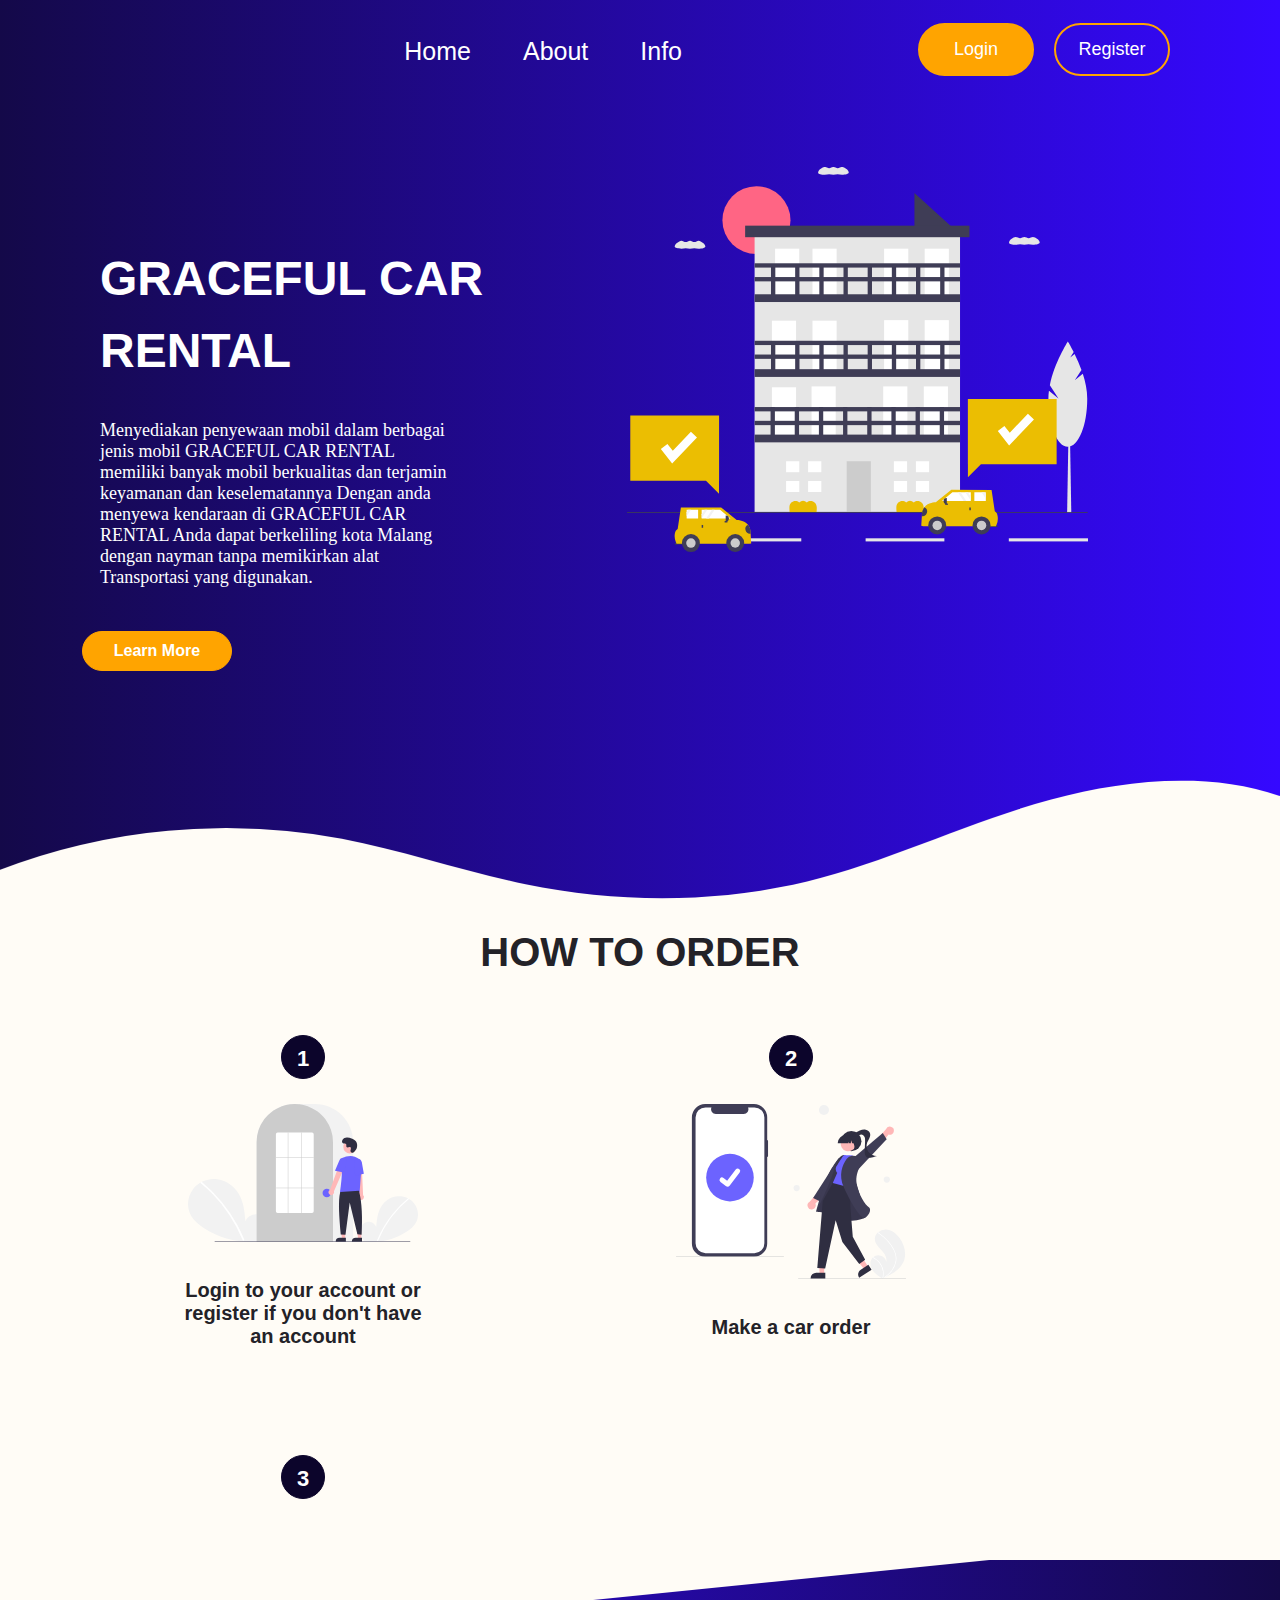
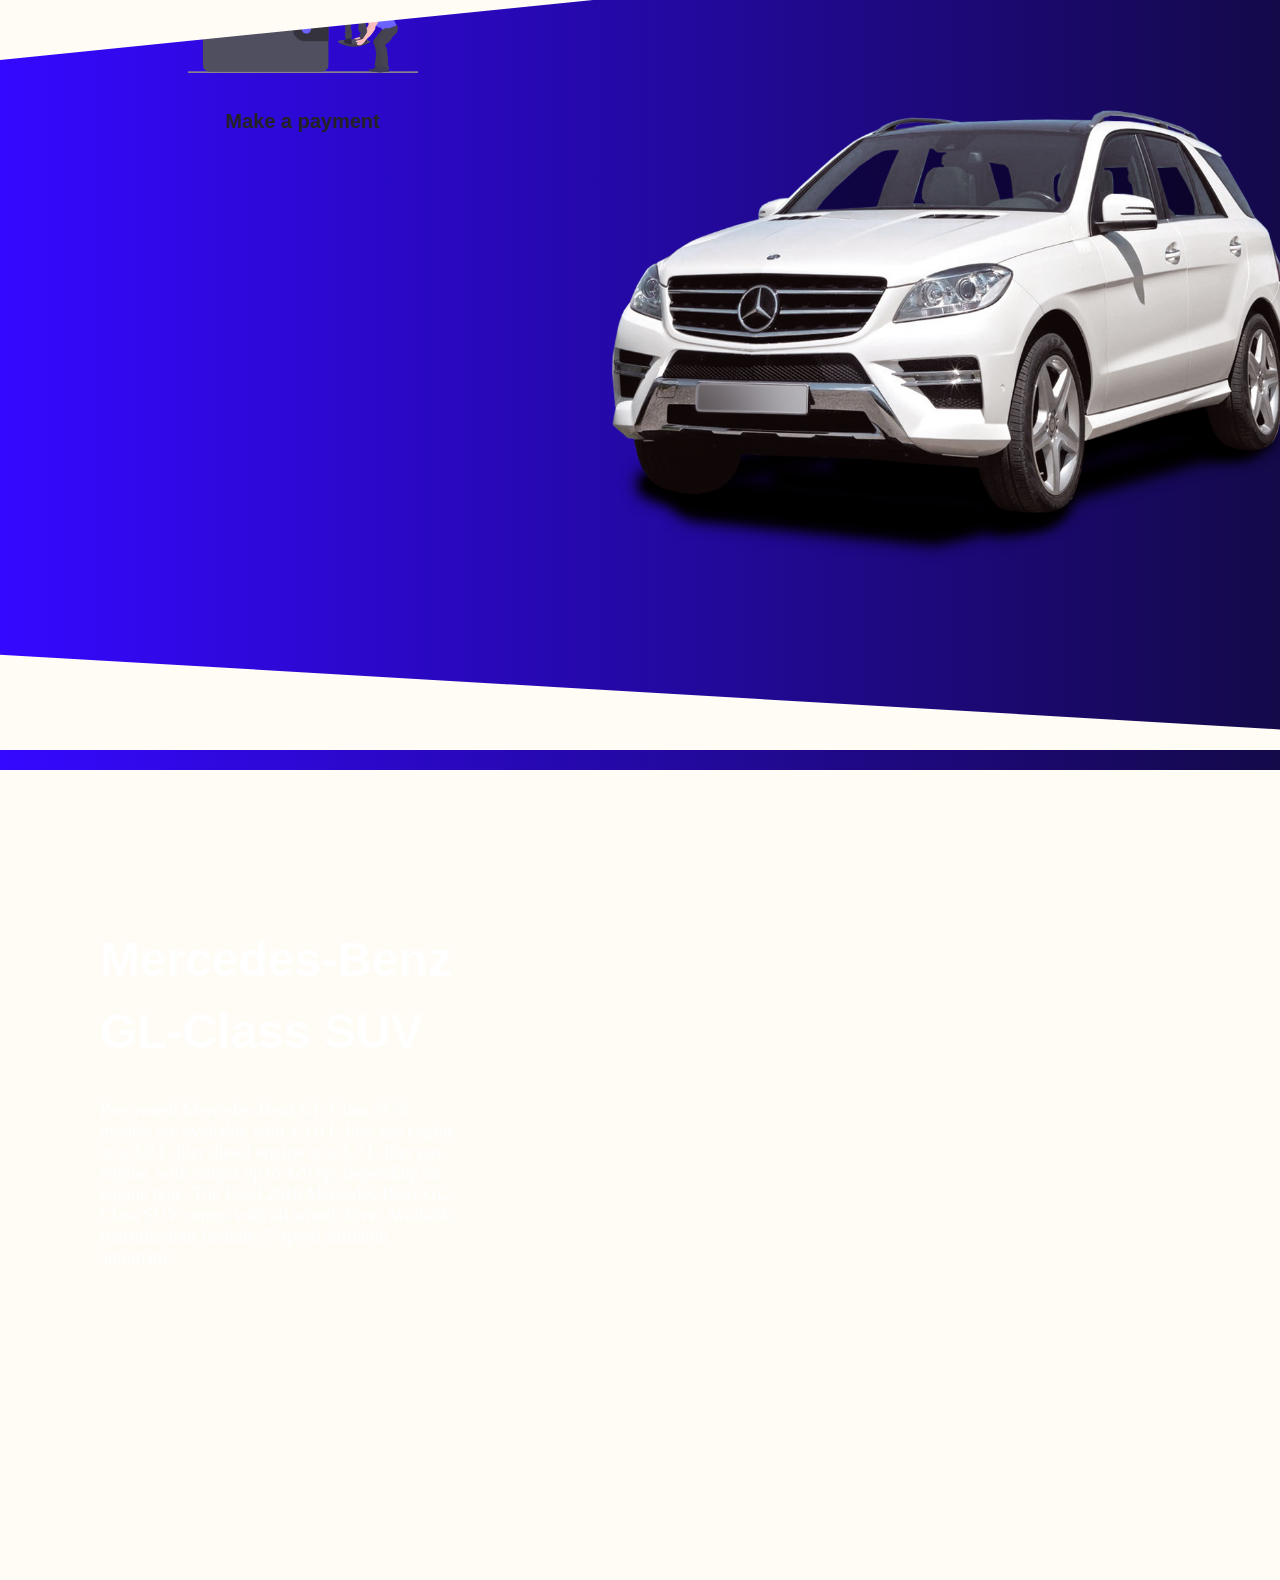
<file: index.html>
<html>
    <link>
        <title>Web</title>
        <link rel="stylesheet" href="style.css" />
        <script src="https://code.jquery.com/jquery-3.1.1.min.js"></script>
        <script src="src/fullclip.js"></script>
    </head>
    <body>      
        <section class="home">
            <div class="landing-page">
                <div class="top-nav">
                    <div class="nav-logo"></div>
                    <a href="Register/" class="register-btn">Register</a>
                    <a href="Login/" class="login-btn">Login</a>
                    <!-- <button class="button register" href="/Register">Register</button>
                    <button class="button login">Log in</button> -->
                    <div class="center-nav">
                        <a href="#service">Info</a>
                        <a href="#about">About</a>
                        <a href="#">Home</a>                                
                    </div>                    
                </div>
                <div class="left-page">
                    <h1>GRACEFUL CAR RENTAL</h1>
                    <p> Menyediakan penyewaan mobil dalam berbagai jenis mobil 
                        GRACEFUL CAR RENTAL memiliki banyak mobil berkualitas dan terjamin keyamanan dan keselematannya
                        Dengan anda menyewa kendaraan di GRACEFUL CAR RENTAL Anda dapat berkeliling
                        kota Malang dengan nayman tanpa memikirkan alat Transportasi yang digunakan.
                    </p>                  
                    <button class="button learn-more">Learn More</button>
                </div>
                <div class="right-page">
                    <img src="img/undraw_order.svg" style="width: 60%; padding-left: 15%; padding-top: 10%;" alt="gambar mobil">
                    <!-- <img src="img/car-png-39061.png" style="width: 90%; padding-left: 10%; padding-top: 20%;" alt="gambar mobil"> -->
                </div>
            </div>
        </section>    
        <section id="service">
            <div class="custom-shape-divider-bottom-1623349078">
                <svg data-name="Layer 1" xmlns="http://www.w3.org/2000/svg" viewBox="0 0 1200 120" preserveAspectRatio="none">
                    <path d="M321.39,56.44c58-10.79,114.16-30.13,172-41.86,82.39-16.72,168.19-17.73,250.45-.39C823.78,31,906.67,72,985.66,92.83c70.05,18.48,146.53,26.09,214.34,3V0H0V27.35A600.21,600.21,0,0,0,321.39,56.44Z" class="shape-fill"></path>
                </svg>
            </div> 

            <!-- <div class="custom-shape-divider-bottom-1623417247">
                <svg data-name="Layer 1" xmlns="http://www.w3.org/2000/svg" viewBox="0 0 1200 120" preserveAspectRatio="none">
                    <path d="M1200 0L0 0 598.97 114.72 1200 0z" class="shape-fill"></path>
                </svg>
            </div> -->

            
            <div class="container-service">                
                    <h1>HOW TO ORDER</h1>
                    <div class="col-order">
                        <div class="number-order">1</div>
                        <div class="header-order"><img src="img/undraw_Login_re_4vu2.svg" alt="" style="width: 230px;"></div>
                        <div class="explanation-order">Login to your account or register if you don't have an account</div>
                    </div>
                    <div class="col-order">
                        <div class="number-order">2</div>
                        <div class="header-order"><img src="img/undraw_Order_confirmed_re_g0if.svg" alt="" style="width: 230px;"></div>
                        <div class="explanation-order">Make a car order</div>
                    </div>
                    <div class="col-order">
                        <div class="number-order">3</div>
                        <div class="header-order"><img src="img/undraw_wallet_aym5.svg" alt="" style="width: 230px;"></div>
                        <div class="explanation-order">Make a payment</div>
                    </div>                
            </div>
            <!-- <div class="custom-shape-divider-top-1623380883">
                <svg data-name="Layer 1" xmlns="http://www.w3.org/2000/svg" viewBox="0 0 1200 120" preserveAspectRatio="none">
                    <path d="M321.39,56.44c58-10.79,114.16-30.13,172-41.86,82.39-16.72,168.19-17.73,250.45-.39C823.78,31,906.67,72,985.66,92.83c70.05,18.48,146.53,26.09,214.34,3V0H0V27.35A600.21,600.21,0,0,0,321.39,56.44Z" class="shape-fill"></path>
                </svg>
            </div> -->
        </section>      
        <section id="about">      
            <div class="car-gallery">
                <div class="gallery-page">
                    <div class="left-gallery-page">
                        <!-- <div class="car-image-left"></div> -->
                        <img src="img/4-2-car-png-hd.png" alt="gambar_mobil_1">
                    </div>
                    <div class="right-gallery-page">  
                        <h1>Mercedes-Benz GL-Class SUV</h1>
                        <p>Pre-owned Mercedes-Benz GL-Class SUV models are available with a 3.0 L-liter gas engine or a 3.0 L-liter diesel engine 
                            or a 4.7 L-liter gas engine, with output up to 429 hp, depending on engine type. The Used 2016 Mercedes-Benz GL-Class SUV comes with all wheel drive. 
                            Available transmissions include: 7-speed shiftable automatic.
                        </p>      
                    </div>
                </div>      
                <div class="custom-shape-divider-top-1623381235">
                    <svg data-name="Layer 1" xmlns="http://www.w3.org/2000/svg" viewBox="0 0 1200 120" preserveAspectRatio="none">
                        <path d="M1200 120L0 16.48 0 0 1200 0 1200 120z" class="shape-fill"></path>
                    </svg>
                </div>       
            </div>         

            <div class="custom-shape-divider-bottom-1623564661">
                <svg data-name="Layer 1" xmlns="http://www.w3.org/2000/svg" viewBox="0 0 1200 120" preserveAspectRatio="none">
                    <path d="M1200 120L0 16.48 0 0 1200 0 1200 120z" class="shape-fill"></path>
                </svg>
            </div>      
        </section>       
        
        <!-- Script Slide Sow -->
    </body>
</html>
</file>
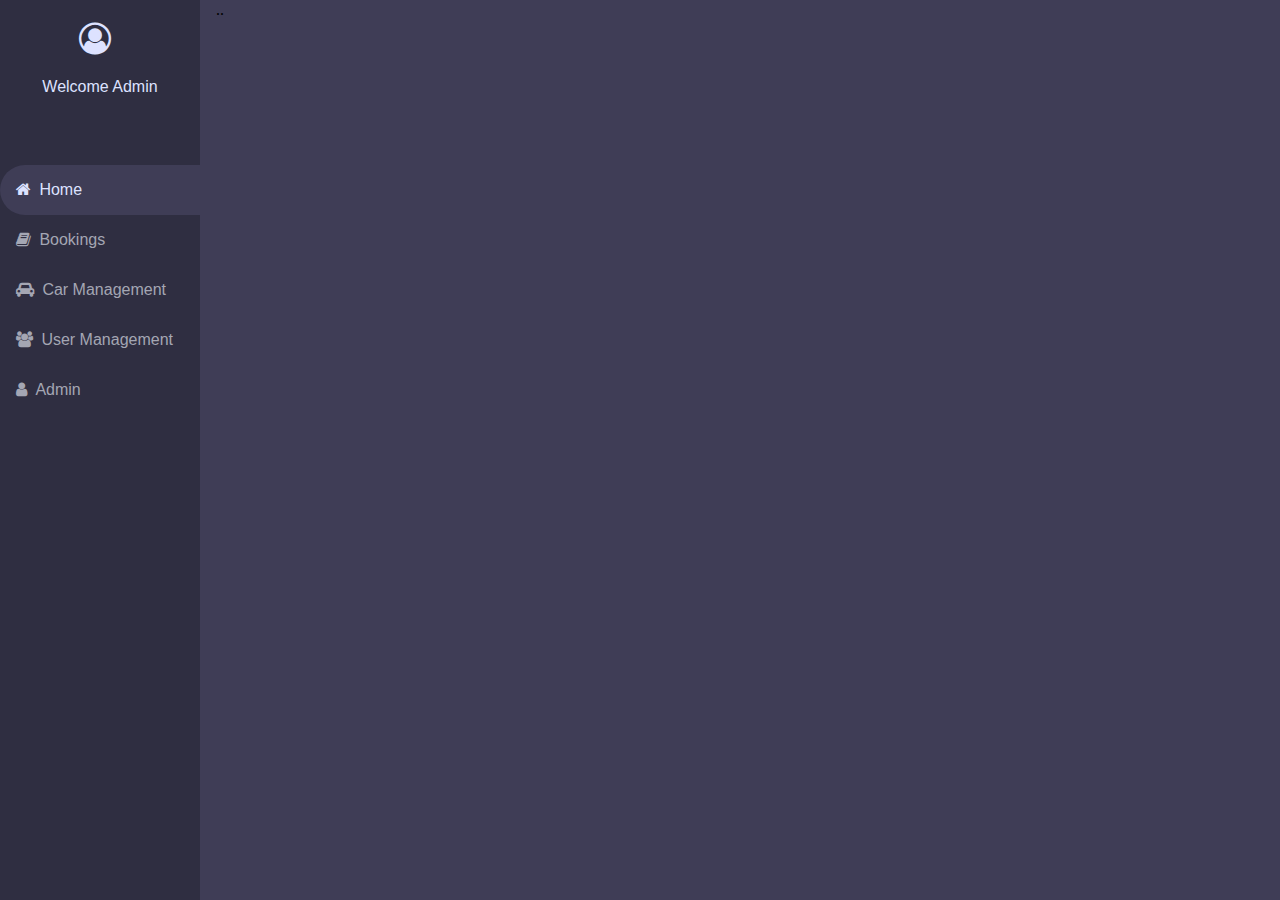
<file: Dashboard/index.html>
<!DOCTYPE html>
<html lang="en">
<head>
    <meta charset="UTF-8">
    <meta http-equiv="X-UA-Compatible" content="IE=edge">
    <meta name="viewport" content="width=device-width, initial-scale=1.0">
    <title>Document</title>
    <link rel="stylesheet" href="style.css" />
    <link rel="stylesheet" href="./font-awesome-4.7.0/css/font-awesome.css">
    <link rel="stylesheet" href="./font-awesome-4.7.0/css/font-awesome.min.css">
</head>
<body>
        <!-- The sidebar -->
    <div class="sidebar">        
        <div class="dashboard-title">
            <div class="image-container">
                <i class="fa fa-user-circle-o"></i>
            </div>            
            <div class="user-name">
                <p>Welcome Admin</p>
            </div>            
        </div>
        <a  class="active" href="\car-rental-Tugas\Dashboard"><i class="fa fa-home" aria-hidden="true"></i>Home</a>
        <a href="\car-rental-Tugas\Dashboard\Bookings"><i class="fa fa-book"></i>Bookings</a>
        <a href="\car-rental-Tugas\Dashboard\carManagement"><i class="fa fa-car"></i>Car Management</a>
        <a href="\car-rental-Tugas\Dashboard\UserManagement"><i class="fa fa-users"></i>User Management</a>
        <a href="\car-rental-Tugas\Dashboard\Admin"><i class="fa fa-user"></i>Admin</a>
    </div>
    
    <!-- Page content -->
    <div class="content">
        ..
    </div>
</body>
</html>
</file>
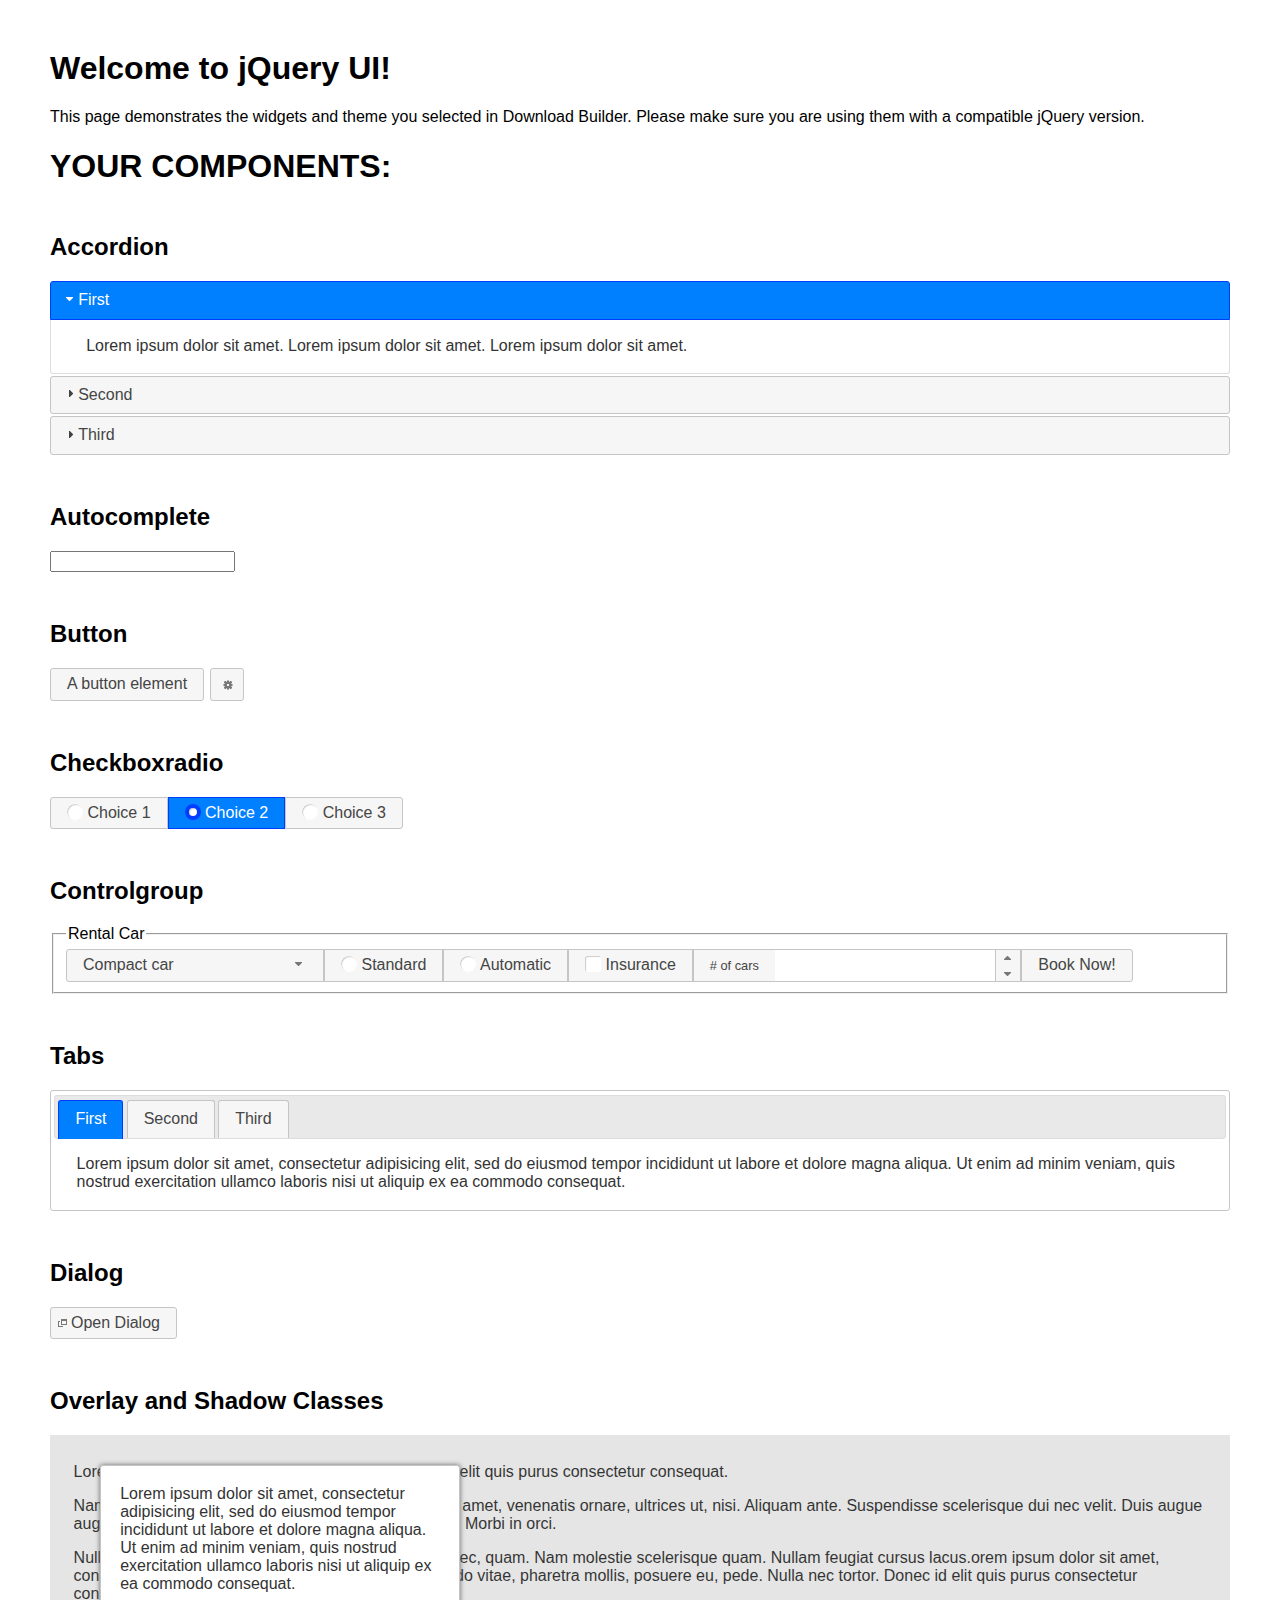
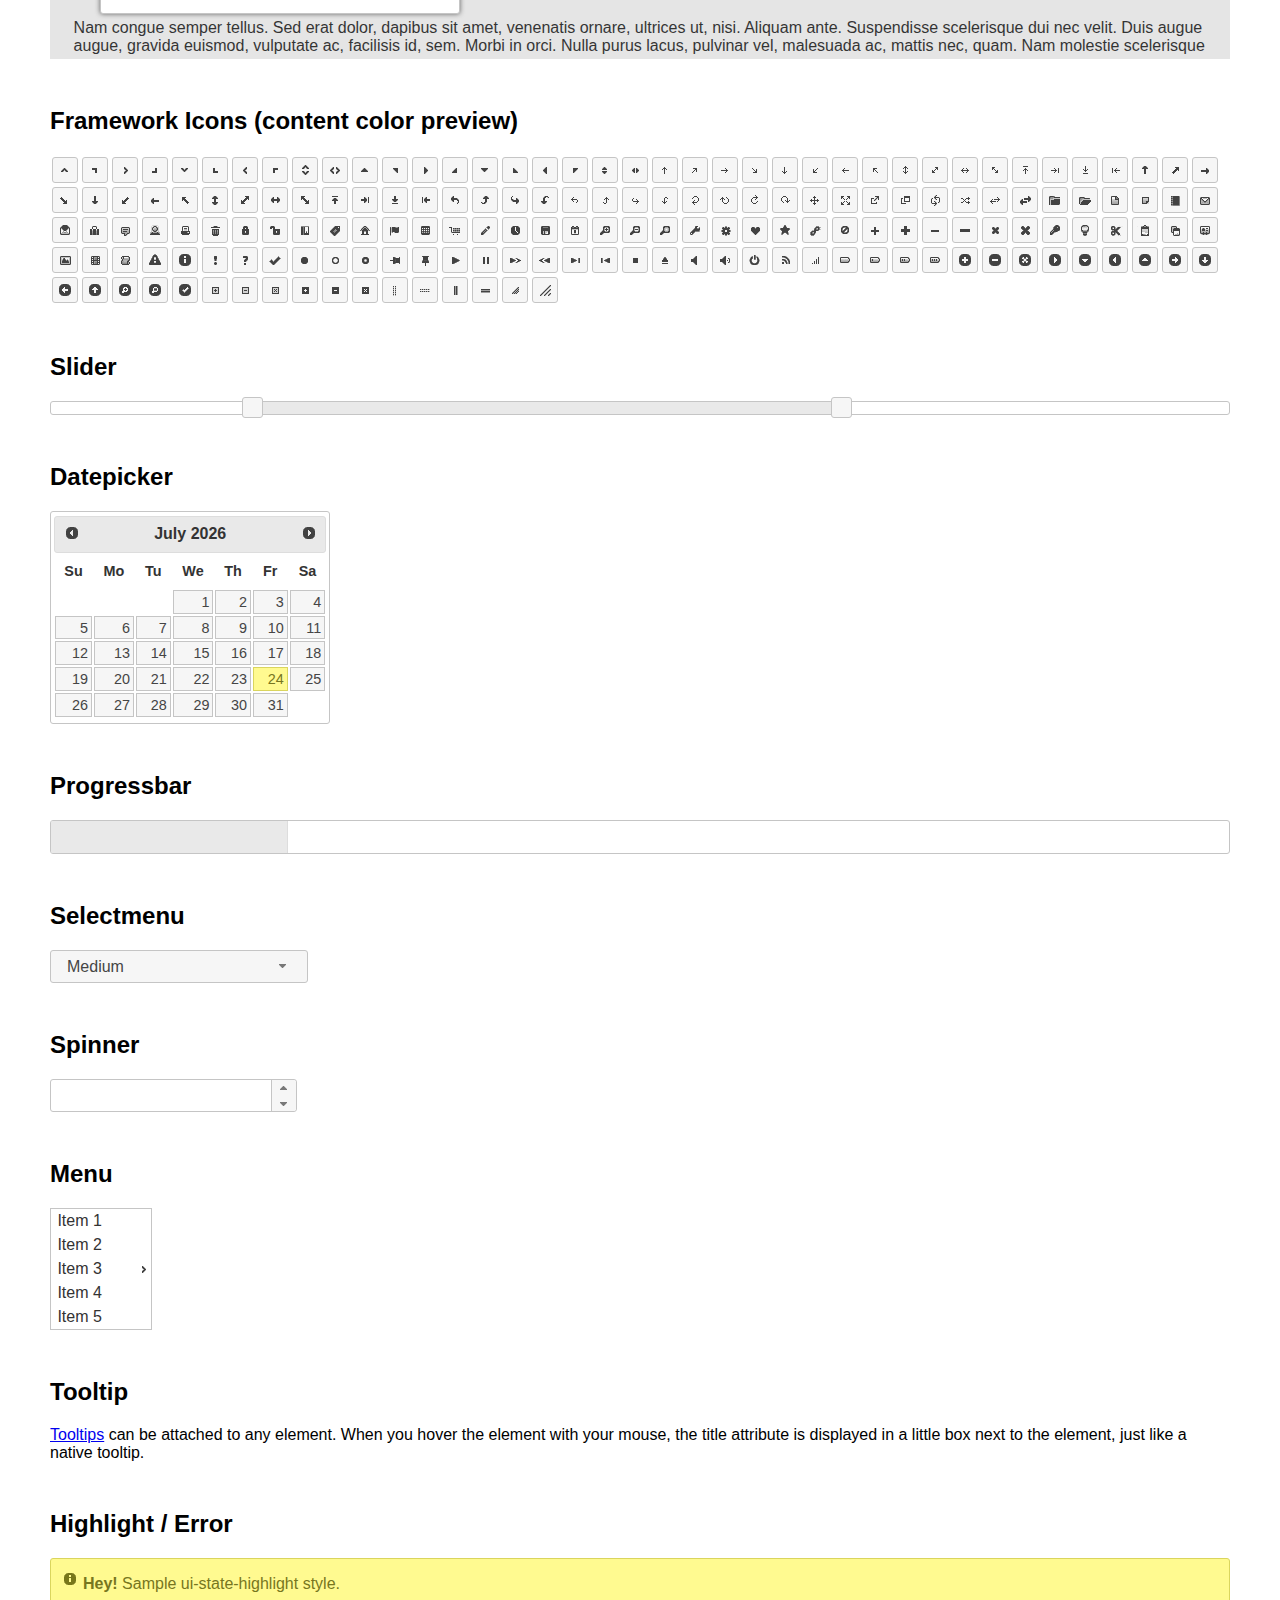
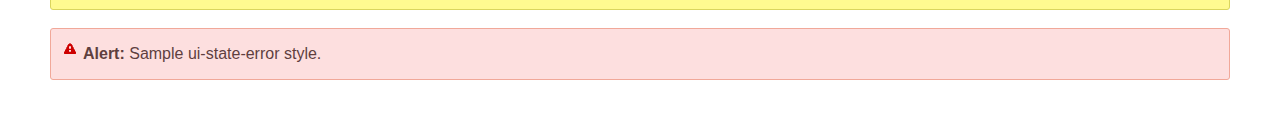
<file: jquery-ui-1.12.1/index.html>
<!doctype html>
<html lang="us">
<head>
	<meta charset="utf-8">
	<title>jQuery UI Example Page</title>
	<link href="jquery-ui.css" rel="stylesheet">
	<style>
	body{
		font-family: "Trebuchet MS", sans-serif;
		margin: 50px;
	}
	.demoHeaders {
		margin-top: 2em;
	}
	#dialog-link {
		padding: .4em 1em .4em 20px;
		text-decoration: none;
		position: relative;
	}
	#dialog-link span.ui-icon {
		margin: 0 5px 0 0;
		position: absolute;
		left: .2em;
		top: 50%;
		margin-top: -8px;
	}
	#icons {
		margin: 0;
		padding: 0;
	}
	#icons li {
		margin: 2px;
		position: relative;
		padding: 4px 0;
		cursor: pointer;
		float: left;
		list-style: none;
	}
	#icons span.ui-icon {
		float: left;
		margin: 0 4px;
	}
	.fakewindowcontain .ui-widget-overlay {
		position: absolute;
	}
	select {
		width: 200px;
	}
	</style>
</head>
<body>

<h1>Welcome to jQuery UI!</h1>

<div class="ui-widget">
	<p>This page demonstrates the widgets and theme you selected in Download Builder. Please make sure you are using them with a compatible jQuery version.</p>
</div>

<h1>YOUR COMPONENTS:</h1>

<!-- Accordion -->
<h2 class="demoHeaders">Accordion</h2>
<div id="accordion">
	<h3>First</h3>
	<div>Lorem ipsum dolor sit amet. Lorem ipsum dolor sit amet. Lorem ipsum dolor sit amet.</div>
	<h3>Second</h3>
	<div>Phasellus mattis tincidunt nibh.</div>
	<h3>Third</h3>
	<div>Nam dui erat, auctor a, dignissim quis.</div>
</div>

<!-- Autocomplete -->
<h2 class="demoHeaders">Autocomplete</h2>
<div>
	<input id="autocomplete" title="type &quot;a&quot;">
</div>

<!-- Button -->
<h2 class="demoHeaders">Button</h2>
<button id="button">A button element</button>
<button id="button-icon">An icon-only button</button>

<!-- Checkboxradio -->
<h2 class="demoHeaders">Checkboxradio</h2>
<form style="margin-top: 1em;">
	<div id="radioset">
		<input type="radio" id="radio1" name="radio"><label for="radio1">Choice 1</label>
		<input type="radio" id="radio2" name="radio" checked="checked"><label for="radio2">Choice 2</label>
		<input type="radio" id="radio3" name="radio"><label for="radio3">Choice 3</label>
	</div>
</form>

<!-- Controlgroup -->
<h2 class="demoHeaders">Controlgroup</h2>
<fieldset>
	<legend>Rental Car</legend>
	<div id="controlgroup">
		<select id="car-type">
			<option>Compact car</option>
			<option>Midsize car</option>
			<option>Full size car</option>
			<option>SUV</option>
			<option>Luxury</option>
			<option>Truck</option>
			<option>Van</option>
		</select>
		<label for="transmission-standard">Standard</label>
		<input type="radio" name="transmission" id="transmission-standard">
		<label for="transmission-automatic">Automatic</label>
		<input type="radio" name="transmission" id="transmission-automatic">
		<label for="insurance">Insurance</label>
		<input type="checkbox" name="insurance" id="insurance">
		<label for="horizontal-spinner" class="ui-controlgroup-label"># of cars</label>
		<input id="horizontal-spinner" class="ui-spinner-input">
		<button>Book Now!</button>
	</div>
</fieldset>

<!-- Tabs -->
<h2 class="demoHeaders">Tabs</h2>
<div id="tabs">
	<ul>
		<li><a href="#tabs-1">First</a></li>
		<li><a href="#tabs-2">Second</a></li>
		<li><a href="#tabs-3">Third</a></li>
	</ul>
	<div id="tabs-1">Lorem ipsum dolor sit amet, consectetur adipisicing elit, sed do eiusmod tempor incididunt ut labore et dolore magna aliqua. Ut enim ad minim veniam, quis nostrud exercitation ullamco laboris nisi ut aliquip ex ea commodo consequat.</div>
	<div id="tabs-2">Phasellus mattis tincidunt nibh. Cras orci urna, blandit id, pretium vel, aliquet ornare, felis. Maecenas scelerisque sem non nisl. Fusce sed lorem in enim dictum bibendum.</div>
	<div id="tabs-3">Nam dui erat, auctor a, dignissim quis, sollicitudin eu, felis. Pellentesque nisi urna, interdum eget, sagittis et, consequat vestibulum, lacus. Mauris porttitor ullamcorper augue.</div>
</div>

<h2 class="demoHeaders">Dialog</h2>
<p>
	<button id="dialog-link" class="ui-button ui-corner-all ui-widget">
		<span class="ui-icon ui-icon-newwin"></span>Open Dialog
	</button>
</p>

<h2 class="demoHeaders">Overlay and Shadow Classes</h2>
<div style="position: relative; width: 96%; height: 200px; padding:1% 2%; overflow:hidden;" class="fakewindowcontain">
	<p>Lorem ipsum dolor sit amet,  Nulla nec tortor. Donec id elit quis purus consectetur consequat. </p><p>Nam congue semper tellus. Sed erat dolor, dapibus sit amet, venenatis ornare, ultrices ut, nisi. Aliquam ante. Suspendisse scelerisque dui nec velit. Duis augue augue, gravida euismod, vulputate ac, facilisis id, sem. Morbi in orci. </p><p>Nulla purus lacus, pulvinar vel, malesuada ac, mattis nec, quam. Nam molestie scelerisque quam. Nullam feugiat cursus lacus.orem ipsum dolor sit amet, consectetur adipiscing elit. Donec libero risus, commodo vitae, pharetra mollis, posuere eu, pede. Nulla nec tortor. Donec id elit quis purus consectetur consequat. </p><p>Nam congue semper tellus. Sed erat dolor, dapibus sit amet, venenatis ornare, ultrices ut, nisi. Aliquam ante. Suspendisse scelerisque dui nec velit. Duis augue augue, gravida euismod, vulputate ac, facilisis id, sem. Morbi in orci. Nulla purus lacus, pulvinar vel, malesuada ac, mattis nec, quam. Nam molestie scelerisque quam. </p><p>Nullam feugiat cursus lacus.orem ipsum dolor sit amet, consectetur adipiscing elit. Donec libero risus, commodo vitae, pharetra mollis, posuere eu, pede. Nulla nec tortor. Donec id elit quis purus consectetur consequat. Nam congue semper tellus. Sed erat dolor, dapibus sit amet, venenatis ornare, ultrices ut, nisi. Aliquam ante. </p><p>Suspendisse scelerisque dui nec velit. Duis augue augue, gravida euismod, vulputate ac, facilisis id, sem. Morbi in orci. Nulla purus lacus, pulvinar vel, malesuada ac, mattis nec, quam. Nam molestie scelerisque quam. Nullam feugiat cursus lacus.orem ipsum dolor sit amet, consectetur adipiscing elit. Donec libero risus, commodo vitae, pharetra mollis, posuere eu, pede. Nulla nec tortor. Donec id elit quis purus consectetur consequat. Nam congue semper tellus. Sed erat dolor, dapibus sit amet, venenatis ornare, ultrices ut, nisi. </p>

	<!-- ui-dialog -->
	<div class="ui-widget-overlay ui-front"></div>
	<div style="position: absolute; width: 320px; left: 50px; top: 30px; padding: 1.2em" class="ui-widget ui-front ui-widget-content ui-corner-all ui-widget-shadow">
		Lorem ipsum dolor sit amet, consectetur adipisicing elit, sed do eiusmod tempor incididunt ut labore et dolore magna aliqua. Ut enim ad minim veniam, quis nostrud exercitation ullamco laboris nisi ut aliquip ex ea commodo consequat.
	</div>

</div>

<!-- ui-dialog -->
<div id="dialog" title="Dialog Title">
	<p>Lorem ipsum dolor sit amet, consectetur adipisicing elit, sed do eiusmod tempor incididunt ut labore et dolore magna aliqua. Ut enim ad minim veniam, quis nostrud exercitation ullamco laboris nisi ut aliquip ex ea commodo consequat.</p>
</div>


<h2 class="demoHeaders">Framework Icons (content color preview)</h2>
<ul id="icons" class="ui-widget ui-helper-clearfix">
	<li class="ui-state-default ui-corner-all" title=".ui-icon-caret-1-n"><span class="ui-icon ui-icon-caret-1-n"></span></li>
	<li class="ui-state-default ui-corner-all" title=".ui-icon-caret-1-ne"><span class="ui-icon ui-icon-caret-1-ne"></span></li>
	<li class="ui-state-default ui-corner-all" title=".ui-icon-caret-1-e"><span class="ui-icon ui-icon-caret-1-e"></span></li>
	<li class="ui-state-default ui-corner-all" title=".ui-icon-caret-1-se"><span class="ui-icon ui-icon-caret-1-se"></span></li>
	<li class="ui-state-default ui-corner-all" title=".ui-icon-caret-1-s"><span class="ui-icon ui-icon-caret-1-s"></span></li>
	<li class="ui-state-default ui-corner-all" title=".ui-icon-caret-1-sw"><span class="ui-icon ui-icon-caret-1-sw"></span></li>
	<li class="ui-state-default ui-corner-all" title=".ui-icon-caret-1-w"><span class="ui-icon ui-icon-caret-1-w"></span></li>
	<li class="ui-state-default ui-corner-all" title=".ui-icon-caret-1-nw"><span class="ui-icon ui-icon-caret-1-nw"></span></li>
	<li class="ui-state-default ui-corner-all" title=".ui-icon-caret-2-n-s"><span class="ui-icon ui-icon-caret-2-n-s"></span></li>
	<li class="ui-state-default ui-corner-all" title=".ui-icon-caret-2-e-w"><span class="ui-icon ui-icon-caret-2-e-w"></span></li>
	<li class="ui-state-default ui-corner-all" title=".ui-icon-triangle-1-n"><span class="ui-icon ui-icon-triangle-1-n"></span></li>
	<li class="ui-state-default ui-corner-all" title=".ui-icon-triangle-1-ne"><span class="ui-icon ui-icon-triangle-1-ne"></span></li>
	<li class="ui-state-default ui-corner-all" title=".ui-icon-triangle-1-e"><span class="ui-icon ui-icon-triangle-1-e"></span></li>
	<li class="ui-state-default ui-corner-all" title=".ui-icon-triangle-1-se"><span class="ui-icon ui-icon-triangle-1-se"></span></li>
	<li class="ui-state-default ui-corner-all" title=".ui-icon-triangle-1-s"><span class="ui-icon ui-icon-triangle-1-s"></span></li>
	<li class="ui-state-default ui-corner-all" title=".ui-icon-triangle-1-sw"><span class="ui-icon ui-icon-triangle-1-sw"></span></li>
	<li class="ui-state-default ui-corner-all" title=".ui-icon-triangle-1-w"><span class="ui-icon ui-icon-triangle-1-w"></span></li>
	<li class="ui-state-default ui-corner-all" title=".ui-icon-triangle-1-nw"><span class="ui-icon ui-icon-triangle-1-nw"></span></li>
	<li class="ui-state-default ui-corner-all" title=".ui-icon-triangle-2-n-s"><span class="ui-icon ui-icon-triangle-2-n-s"></span></li>
	<li class="ui-state-default ui-corner-all" title=".ui-icon-triangle-2-e-w"><span class="ui-icon ui-icon-triangle-2-e-w"></span></li>
	<li class="ui-state-default ui-corner-all" title=".ui-icon-arrow-1-n"><span class="ui-icon ui-icon-arrow-1-n"></span></li>
	<li class="ui-state-default ui-corner-all" title=".ui-icon-arrow-1-ne"><span class="ui-icon ui-icon-arrow-1-ne"></span></li>
	<li class="ui-state-default ui-corner-all" title=".ui-icon-arrow-1-e"><span class="ui-icon ui-icon-arrow-1-e"></span></li>
	<li class="ui-state-default ui-corner-all" title=".ui-icon-arrow-1-se"><span class="ui-icon ui-icon-arrow-1-se"></span></li>
	<li class="ui-state-default ui-corner-all" title=".ui-icon-arrow-1-s"><span class="ui-icon ui-icon-arrow-1-s"></span></li>
	<li class="ui-state-default ui-corner-all" title=".ui-icon-arrow-1-sw"><span class="ui-icon ui-icon-arrow-1-sw"></span></li>
	<li class="ui-state-default ui-corner-all" title=".ui-icon-arrow-1-w"><span class="ui-icon ui-icon-arrow-1-w"></span></li>
	<li class="ui-state-default ui-corner-all" title=".ui-icon-arrow-1-nw"><span class="ui-icon ui-icon-arrow-1-nw"></span></li>
	<li class="ui-state-default ui-corner-all" title=".ui-icon-arrow-2-n-s"><span class="ui-icon ui-icon-arrow-2-n-s"></span></li>
	<li class="ui-state-default ui-corner-all" title=".ui-icon-arrow-2-ne-sw"><span class="ui-icon ui-icon-arrow-2-ne-sw"></span></li>
	<li class="ui-state-default ui-corner-all" title=".ui-icon-arrow-2-e-w"><span class="ui-icon ui-icon-arrow-2-e-w"></span></li>
	<li class="ui-state-default ui-corner-all" title=".ui-icon-arrow-2-se-nw"><span class="ui-icon ui-icon-arrow-2-se-nw"></span></li>
	<li class="ui-state-default ui-corner-all" title=".ui-icon-arrowstop-1-n"><span class="ui-icon ui-icon-arrowstop-1-n"></span></li>
	<li class="ui-state-default ui-corner-all" title=".ui-icon-arrowstop-1-e"><span class="ui-icon ui-icon-arrowstop-1-e"></span></li>
	<li class="ui-state-default ui-corner-all" title=".ui-icon-arrowstop-1-s"><span class="ui-icon ui-icon-arrowstop-1-s"></span></li>
	<li class="ui-state-default ui-corner-all" title=".ui-icon-arrowstop-1-w"><span class="ui-icon ui-icon-arrowstop-1-w"></span></li>
	<li class="ui-state-default ui-corner-all" title=".ui-icon-arrowthick-1-n"><span class="ui-icon ui-icon-arrowthick-1-n"></span></li>
	<li class="ui-state-default ui-corner-all" title=".ui-icon-arrowthick-1-ne"><span class="ui-icon ui-icon-arrowthick-1-ne"></span></li>
	<li class="ui-state-default ui-corner-all" title=".ui-icon-arrowthick-1-e"><span class="ui-icon ui-icon-arrowthick-1-e"></span></li>
	<li class="ui-state-default ui-corner-all" title=".ui-icon-arrowthick-1-se"><span class="ui-icon ui-icon-arrowthick-1-se"></span></li>
	<li class="ui-state-default ui-corner-all" title=".ui-icon-arrowthick-1-s"><span class="ui-icon ui-icon-arrowthick-1-s"></span></li>
	<li class="ui-state-default ui-corner-all" title=".ui-icon-arrowthick-1-sw"><span class="ui-icon ui-icon-arrowthick-1-sw"></span></li>
	<li class="ui-state-default ui-corner-all" title=".ui-icon-arrowthick-1-w"><span class="ui-icon ui-icon-arrowthick-1-w"></span></li>
	<li class="ui-state-default ui-corner-all" title=".ui-icon-arrowthick-1-nw"><span class="ui-icon ui-icon-arrowthick-1-nw"></span></li>
	<li class="ui-state-default ui-corner-all" title=".ui-icon-arrowthick-2-n-s"><span class="ui-icon ui-icon-arrowthick-2-n-s"></span></li>
	<li class="ui-state-default ui-corner-all" title=".ui-icon-arrowthick-2-ne-sw"><span class="ui-icon ui-icon-arrowthick-2-ne-sw"></span></li>
	<li class="ui-state-default ui-corner-all" title=".ui-icon-arrowthick-2-e-w"><span class="ui-icon ui-icon-arrowthick-2-e-w"></span></li>
	<li class="ui-state-default ui-corner-all" title=".ui-icon-arrowthick-2-se-nw"><span class="ui-icon ui-icon-arrowthick-2-se-nw"></span></li>
	<li class="ui-state-default ui-corner-all" title=".ui-icon-arrowthickstop-1-n"><span class="ui-icon ui-icon-arrowthickstop-1-n"></span></li>
	<li class="ui-state-default ui-corner-all" title=".ui-icon-arrowthickstop-1-e"><span class="ui-icon ui-icon-arrowthickstop-1-e"></span></li>
	<li class="ui-state-default ui-corner-all" title=".ui-icon-arrowthickstop-1-s"><span class="ui-icon ui-icon-arrowthickstop-1-s"></span></li>
	<li class="ui-state-default ui-corner-all" title=".ui-icon-arrowthickstop-1-w"><span class="ui-icon ui-icon-arrowthickstop-1-w"></span></li>
	<li class="ui-state-default ui-corner-all" title=".ui-icon-arrowreturnthick-1-w"><span class="ui-icon ui-icon-arrowreturnthick-1-w"></span></li>
	<li class="ui-state-default ui-corner-all" title=".ui-icon-arrowreturnthick-1-n"><span class="ui-icon ui-icon-arrowreturnthick-1-n"></span></li>
	<li class="ui-state-default ui-corner-all" title=".ui-icon-arrowreturnthick-1-e"><span class="ui-icon ui-icon-arrowreturnthick-1-e"></span></li>
	<li class="ui-state-default ui-corner-all" title=".ui-icon-arrowreturnthick-1-s"><span class="ui-icon ui-icon-arrowreturnthick-1-s"></span></li>
	<li class="ui-state-default ui-corner-all" title=".ui-icon-arrowreturn-1-w"><span class="ui-icon ui-icon-arrowreturn-1-w"></span></li>
	<li class="ui-state-default ui-corner-all" title=".ui-icon-arrowreturn-1-n"><span class="ui-icon ui-icon-arrowreturn-1-n"></span></li>
	<li class="ui-state-default ui-corner-all" title=".ui-icon-arrowreturn-1-e"><span class="ui-icon ui-icon-arrowreturn-1-e"></span></li>
	<li class="ui-state-default ui-corner-all" title=".ui-icon-arrowreturn-1-s"><span class="ui-icon ui-icon-arrowreturn-1-s"></span></li>
	<li class="ui-state-default ui-corner-all" title=".ui-icon-arrowrefresh-1-w"><span class="ui-icon ui-icon-arrowrefresh-1-w"></span></li>
	<li class="ui-state-default ui-corner-all" title=".ui-icon-arrowrefresh-1-n"><span class="ui-icon ui-icon-arrowrefresh-1-n"></span></li>
	<li class="ui-state-default ui-corner-all" title=".ui-icon-arrowrefresh-1-e"><span class="ui-icon ui-icon-arrowrefresh-1-e"></span></li>
	<li class="ui-state-default ui-corner-all" title=".ui-icon-arrowrefresh-1-s"><span class="ui-icon ui-icon-arrowrefresh-1-s"></span></li>
	<li class="ui-state-default ui-corner-all" title=".ui-icon-arrow-4"><span class="ui-icon ui-icon-arrow-4"></span></li>
	<li class="ui-state-default ui-corner-all" title=".ui-icon-arrow-4-diag"><span class="ui-icon ui-icon-arrow-4-diag"></span></li>
	<li class="ui-state-default ui-corner-all" title=".ui-icon-extlink"><span class="ui-icon ui-icon-extlink"></span></li>
	<li class="ui-state-default ui-corner-all" title=".ui-icon-newwin"><span class="ui-icon ui-icon-newwin"></span></li>
	<li class="ui-state-default ui-corner-all" title=".ui-icon-refresh"><span class="ui-icon ui-icon-refresh"></span></li>
	<li class="ui-state-default ui-corner-all" title=".ui-icon-shuffle"><span class="ui-icon ui-icon-shuffle"></span></li>
	<li class="ui-state-default ui-corner-all" title=".ui-icon-transfer-e-w"><span class="ui-icon ui-icon-transfer-e-w"></span></li>
	<li class="ui-state-default ui-corner-all" title=".ui-icon-transferthick-e-w"><span class="ui-icon ui-icon-transferthick-e-w"></span></li>
	<li class="ui-state-default ui-corner-all" title=".ui-icon-folder-collapsed"><span class="ui-icon ui-icon-folder-collapsed"></span></li>
	<li class="ui-state-default ui-corner-all" title=".ui-icon-folder-open"><span class="ui-icon ui-icon-folder-open"></span></li>
	<li class="ui-state-default ui-corner-all" title=".ui-icon-document"><span class="ui-icon ui-icon-document"></span></li>
	<li class="ui-state-default ui-corner-all" title=".ui-icon-document-b"><span class="ui-icon ui-icon-document-b"></span></li>
	<li class="ui-state-default ui-corner-all" title=".ui-icon-note"><span class="ui-icon ui-icon-note"></span></li>
	<li class="ui-state-default ui-corner-all" title=".ui-icon-mail-closed"><span class="ui-icon ui-icon-mail-closed"></span></li>
	<li class="ui-state-default ui-corner-all" title=".ui-icon-mail-open"><span class="ui-icon ui-icon-mail-open"></span></li>
	<li class="ui-state-default ui-corner-all" title=".ui-icon-suitcase"><span class="ui-icon ui-icon-suitcase"></span></li>
	<li class="ui-state-default ui-corner-all" title=".ui-icon-comment"><span class="ui-icon ui-icon-comment"></span></li>
	<li class="ui-state-default ui-corner-all" title=".ui-icon-person"><span class="ui-icon ui-icon-person"></span></li>
	<li class="ui-state-default ui-corner-all" title=".ui-icon-print"><span class="ui-icon ui-icon-print"></span></li>
	<li class="ui-state-default ui-corner-all" title=".ui-icon-trash"><span class="ui-icon ui-icon-trash"></span></li>
	<li class="ui-state-default ui-corner-all" title=".ui-icon-locked"><span class="ui-icon ui-icon-locked"></span></li>
	<li class="ui-state-default ui-corner-all" title=".ui-icon-unlocked"><span class="ui-icon ui-icon-unlocked"></span></li>
	<li class="ui-state-default ui-corner-all" title=".ui-icon-bookmark"><span class="ui-icon ui-icon-bookmark"></span></li>
	<li class="ui-state-default ui-corner-all" title=".ui-icon-tag"><span class="ui-icon ui-icon-tag"></span></li>
	<li class="ui-state-default ui-corner-all" title=".ui-icon-home"><span class="ui-icon ui-icon-home"></span></li>
	<li class="ui-state-default ui-corner-all" title=".ui-icon-flag"><span class="ui-icon ui-icon-flag"></span></li>
	<li class="ui-state-default ui-corner-all" title=".ui-icon-calculator"><span class="ui-icon ui-icon-calculator"></span></li>
	<li class="ui-state-default ui-corner-all" title=".ui-icon-cart"><span class="ui-icon ui-icon-cart"></span></li>
	<li class="ui-state-default ui-corner-all" title=".ui-icon-pencil"><span class="ui-icon ui-icon-pencil"></span></li>
	<li class="ui-state-default ui-corner-all" title=".ui-icon-clock"><span class="ui-icon ui-icon-clock"></span></li>
	<li class="ui-state-default ui-corner-all" title=".ui-icon-disk"><span class="ui-icon ui-icon-disk"></span></li>
	<li class="ui-state-default ui-corner-all" title=".ui-icon-calendar"><span class="ui-icon ui-icon-calendar"></span></li>
	<li class="ui-state-default ui-corner-all" title=".ui-icon-zoomin"><span class="ui-icon ui-icon-zoomin"></span></li>
	<li class="ui-state-default ui-corner-all" title=".ui-icon-zoomout"><span class="ui-icon ui-icon-zoomout"></span></li>
	<li class="ui-state-default ui-corner-all" title=".ui-icon-search"><span class="ui-icon ui-icon-search"></span></li>
	<li class="ui-state-default ui-corner-all" title=".ui-icon-wrench"><span class="ui-icon ui-icon-wrench"></span></li>
	<li class="ui-state-default ui-corner-all" title=".ui-icon-gear"><span class="ui-icon ui-icon-gear"></span></li>
	<li class="ui-state-default ui-corner-all" title=".ui-icon-heart"><span class="ui-icon ui-icon-heart"></span></li>
	<li class="ui-state-default ui-corner-all" title=".ui-icon-star"><span class="ui-icon ui-icon-star"></span></li>
	<li class="ui-state-default ui-corner-all" title=".ui-icon-link"><span class="ui-icon ui-icon-link"></span></li>
	<li class="ui-state-default ui-corner-all" title=".ui-icon-cancel"><span class="ui-icon ui-icon-cancel"></span></li>
	<li class="ui-state-default ui-corner-all" title=".ui-icon-plus"><span class="ui-icon ui-icon-plus"></span></li>
	<li class="ui-state-default ui-corner-all" title=".ui-icon-plusthick"><span class="ui-icon ui-icon-plusthick"></span></li>
	<li class="ui-state-default ui-corner-all" title=".ui-icon-minus"><span class="ui-icon ui-icon-minus"></span></li>
	<li class="ui-state-default ui-corner-all" title=".ui-icon-minusthick"><span class="ui-icon ui-icon-minusthick"></span></li>
	<li class="ui-state-default ui-corner-all" title=".ui-icon-close"><span class="ui-icon ui-icon-close"></span></li>
	<li class="ui-state-default ui-corner-all" title=".ui-icon-closethick"><span class="ui-icon ui-icon-closethick"></span></li>
	<li class="ui-state-default ui-corner-all" title=".ui-icon-key"><span class="ui-icon ui-icon-key"></span></li>
	<li class="ui-state-default ui-corner-all" title=".ui-icon-lightbulb"><span class="ui-icon ui-icon-lightbulb"></span></li>
	<li class="ui-state-default ui-corner-all" title=".ui-icon-scissors"><span class="ui-icon ui-icon-scissors"></span></li>
	<li class="ui-state-default ui-corner-all" title=".ui-icon-clipboard"><span class="ui-icon ui-icon-clipboard"></span></li>
	<li class="ui-state-default ui-corner-all" title=".ui-icon-copy"><span class="ui-icon ui-icon-copy"></span></li>
	<li class="ui-state-default ui-corner-all" title=".ui-icon-contact"><span class="ui-icon ui-icon-contact"></span></li>
	<li class="ui-state-default ui-corner-all" title=".ui-icon-image"><span class="ui-icon ui-icon-image"></span></li>
	<li class="ui-state-default ui-corner-all" title=".ui-icon-video"><span class="ui-icon ui-icon-video"></span></li>
	<li class="ui-state-default ui-corner-all" title=".ui-icon-script"><span class="ui-icon ui-icon-script"></span></li>
	<li class="ui-state-default ui-corner-all" title=".ui-icon-alert"><span class="ui-icon ui-icon-alert"></span></li>
	<li class="ui-state-default ui-corner-all" title=".ui-icon-info"><span class="ui-icon ui-icon-info"></span></li>
	<li class="ui-state-default ui-corner-all" title=".ui-icon-notice"><span class="ui-icon ui-icon-notice"></span></li>
	<li class="ui-state-default ui-corner-all" title=".ui-icon-help"><span class="ui-icon ui-icon-help"></span></li>
	<li class="ui-state-default ui-corner-all" title=".ui-icon-check"><span class="ui-icon ui-icon-check"></span></li>
	<li class="ui-state-default ui-corner-all" title=".ui-icon-bullet"><span class="ui-icon ui-icon-bullet"></span></li>
	<li class="ui-state-default ui-corner-all" title=".ui-icon-radio-off"><span class="ui-icon ui-icon-radio-off"></span></li>
	<li class="ui-state-default ui-corner-all" title=".ui-icon-radio-on"><span class="ui-icon ui-icon-radio-on"></span></li>
	<li class="ui-state-default ui-corner-all" title=".ui-icon-pin-w"><span class="ui-icon ui-icon-pin-w"></span></li>
	<li class="ui-state-default ui-corner-all" title=".ui-icon-pin-s"><span class="ui-icon ui-icon-pin-s"></span></li>
	<li class="ui-state-default ui-corner-all" title=".ui-icon-play"><span class="ui-icon ui-icon-play"></span></li>
	<li class="ui-state-default ui-corner-all" title=".ui-icon-pause"><span class="ui-icon ui-icon-pause"></span></li>
	<li class="ui-state-default ui-corner-all" title=".ui-icon-seek-next"><span class="ui-icon ui-icon-seek-next"></span></li>
	<li class="ui-state-default ui-corner-all" title=".ui-icon-seek-prev"><span class="ui-icon ui-icon-seek-prev"></span></li>
	<li class="ui-state-default ui-corner-all" title=".ui-icon-seek-end"><span class="ui-icon ui-icon-seek-end"></span></li>
	<li class="ui-state-default ui-corner-all" title=".ui-icon-seek-first"><span class="ui-icon ui-icon-seek-first"></span></li>
	<li class="ui-state-default ui-corner-all" title=".ui-icon-stop"><span class="ui-icon ui-icon-stop"></span></li>
	<li class="ui-state-default ui-corner-all" title=".ui-icon-eject"><span class="ui-icon ui-icon-eject"></span></li>
	<li class="ui-state-default ui-corner-all" title=".ui-icon-volume-off"><span class="ui-icon ui-icon-volume-off"></span></li>
	<li class="ui-state-default ui-corner-all" title=".ui-icon-volume-on"><span class="ui-icon ui-icon-volume-on"></span></li>
	<li class="ui-state-default ui-corner-all" title=".ui-icon-power"><span class="ui-icon ui-icon-power"></span></li>
	<li class="ui-state-default ui-corner-all" title=".ui-icon-signal-diag"><span class="ui-icon ui-icon-signal-diag"></span></li>
	<li class="ui-state-default ui-corner-all" title=".ui-icon-signal"><span class="ui-icon ui-icon-signal"></span></li>
	<li class="ui-state-default ui-corner-all" title=".ui-icon-battery-0"><span class="ui-icon ui-icon-battery-0"></span></li>
	<li class="ui-state-default ui-corner-all" title=".ui-icon-battery-1"><span class="ui-icon ui-icon-battery-1"></span></li>
	<li class="ui-state-default ui-corner-all" title=".ui-icon-battery-2"><span class="ui-icon ui-icon-battery-2"></span></li>
	<li class="ui-state-default ui-corner-all" title=".ui-icon-battery-3"><span class="ui-icon ui-icon-battery-3"></span></li>
	<li class="ui-state-default ui-corner-all" title=".ui-icon-circle-plus"><span class="ui-icon ui-icon-circle-plus"></span></li>
	<li class="ui-state-default ui-corner-all" title=".ui-icon-circle-minus"><span class="ui-icon ui-icon-circle-minus"></span></li>
	<li class="ui-state-default ui-corner-all" title=".ui-icon-circle-close"><span class="ui-icon ui-icon-circle-close"></span></li>
	<li class="ui-state-default ui-corner-all" title=".ui-icon-circle-triangle-e"><span class="ui-icon ui-icon-circle-triangle-e"></span></li>
	<li class="ui-state-default ui-corner-all" title=".ui-icon-circle-triangle-s"><span class="ui-icon ui-icon-circle-triangle-s"></span></li>
	<li class="ui-state-default ui-corner-all" title=".ui-icon-circle-triangle-w"><span class="ui-icon ui-icon-circle-triangle-w"></span></li>
	<li class="ui-state-default ui-corner-all" title=".ui-icon-circle-triangle-n"><span class="ui-icon ui-icon-circle-triangle-n"></span></li>
	<li class="ui-state-default ui-corner-all" title=".ui-icon-circle-arrow-e"><span class="ui-icon ui-icon-circle-arrow-e"></span></li>
	<li class="ui-state-default ui-corner-all" title=".ui-icon-circle-arrow-s"><span class="ui-icon ui-icon-circle-arrow-s"></span></li>
	<li class="ui-state-default ui-corner-all" title=".ui-icon-circle-arrow-w"><span class="ui-icon ui-icon-circle-arrow-w"></span></li>
	<li class="ui-state-default ui-corner-all" title=".ui-icon-circle-arrow-n"><span class="ui-icon ui-icon-circle-arrow-n"></span></li>
	<li class="ui-state-default ui-corner-all" title=".ui-icon-circle-zoomin"><span class="ui-icon ui-icon-circle-zoomin"></span></li>
	<li class="ui-state-default ui-corner-all" title=".ui-icon-circle-zoomout"><span class="ui-icon ui-icon-circle-zoomout"></span></li>
	<li class="ui-state-default ui-corner-all" title=".ui-icon-circle-check"><span class="ui-icon ui-icon-circle-check"></span></li>
	<li class="ui-state-default ui-corner-all" title=".ui-icon-circlesmall-plus"><span class="ui-icon ui-icon-circlesmall-plus"></span></li>
	<li class="ui-state-default ui-corner-all" title=".ui-icon-circlesmall-minus"><span class="ui-icon ui-icon-circlesmall-minus"></span></li>
	<li class="ui-state-default ui-corner-all" title=".ui-icon-circlesmall-close"><span class="ui-icon ui-icon-circlesmall-close"></span></li>
	<li class="ui-state-default ui-corner-all" title=".ui-icon-squaresmall-plus"><span class="ui-icon ui-icon-squaresmall-plus"></span></li>
	<li class="ui-state-default ui-corner-all" title=".ui-icon-squaresmall-minus"><span class="ui-icon ui-icon-squaresmall-minus"></span></li>
	<li class="ui-state-default ui-corner-all" title=".ui-icon-squaresmall-close"><span class="ui-icon ui-icon-squaresmall-close"></span></li>
	<li class="ui-state-default ui-corner-all" title=".ui-icon-grip-dotted-vertical"><span class="ui-icon ui-icon-grip-dotted-vertical"></span></li>
	<li class="ui-state-default ui-corner-all" title=".ui-icon-grip-dotted-horizontal"><span class="ui-icon ui-icon-grip-dotted-horizontal"></span></li>
	<li class="ui-state-default ui-corner-all" title=".ui-icon-grip-solid-vertical"><span class="ui-icon ui-icon-grip-solid-vertical"></span></li>
	<li class="ui-state-default ui-corner-all" title=".ui-icon-grip-solid-horizontal"><span class="ui-icon ui-icon-grip-solid-horizontal"></span></li>
	<li class="ui-state-default ui-corner-all" title=".ui-icon-gripsmall-diagonal-se"><span class="ui-icon ui-icon-gripsmall-diagonal-se"></span></li>
	<li class="ui-state-default ui-corner-all" title=".ui-icon-grip-diagonal-se"><span class="ui-icon ui-icon-grip-diagonal-se"></span></li>
</ul>

<!-- Slider -->
<h2 class="demoHeaders">Slider</h2>
<div id="slider"></div>

<!-- Datepicker -->
<h2 class="demoHeaders">Datepicker</h2>
<div id="datepicker"></div>

<!-- Progressbar -->
<h2 class="demoHeaders">Progressbar</h2>
<div id="progressbar"></div>

<!-- Progressbar -->
<h2 class="demoHeaders">Selectmenu</h2>
<select id="selectmenu">
	<option>Slower</option>
	<option>Slow</option>
	<option selected="selected">Medium</option>
	<option>Fast</option>
	<option>Faster</option>
</select>

<!-- Spinner -->
<h2 class="demoHeaders">Spinner</h2>
<input id="spinner">

<!-- Menu -->
<h2 class="demoHeaders">Menu</h2>
<ul style="width:100px;" id="menu">
	<li><div>Item 1</div></li>
	<li><div>Item 2</div></li>
	<li><div>Item 3</div>
		<ul>
			<li><div>Item 3-1</div></li>
			<li><div>Item 3-2</div></li>
			<li><div>Item 3-3</div></li>
			<li><div>Item 3-4</div></li>
			<li><div>Item 3-5</div></li>
		</ul>
	</li>
	<li><div>Item 4</div></li>
	<li><div>Item 5</div></li>
</ul>

<!-- Tooltip -->
<h2 class="demoHeaders">Tooltip</h2>
<p id="tooltip">
	<a href="#" title="That&apos;s what this widget is">Tooltips</a> can be attached to any element. When you hover
the element with your mouse, the title attribute is displayed in a little box next to the element, just like a native tooltip.
</p>

<!-- Highlight / Error -->
<h2 class="demoHeaders">Highlight / Error</h2>
<div class="ui-widget">
	<div class="ui-state-highlight ui-corner-all" style="margin-top: 20px; padding: 0 .7em;">
		<p><span class="ui-icon ui-icon-info" style="float: left; margin-right: .3em;"></span>
		<strong>Hey!</strong> Sample ui-state-highlight style.</p>
	</div>
</div>
<br>
<div class="ui-widget">
	<div class="ui-state-error ui-corner-all" style="padding: 0 .7em;">
		<p><span class="ui-icon ui-icon-alert" style="float: left; margin-right: .3em;"></span>
		<strong>Alert:</strong> Sample ui-state-error style.</p>
	</div>
</div>

<script src="external/jquery/jquery.js"></script>
<script src="jquery-ui.js"></script>
<script>
$( "#accordion" ).accordion();

var availableTags = [
	"ActionScript",
	"AppleScript",
	"Asp",
	"BASIC",
	"C",
	"C++",
	"Clojure",
	"COBOL",
	"ColdFusion",
	"Erlang",
	"Fortran",
	"Groovy",
	"Haskell",
	"Java",
	"JavaScript",
	"Lisp",
	"Perl",
	"PHP",
	"Python",
	"Ruby",
	"Scala",
	"Scheme"
];
$( "#autocomplete" ).autocomplete({
	source: availableTags
});

$( "#button" ).button();
$( "#button-icon" ).button({
	icon: "ui-icon-gear",
	showLabel: false
});

$( "#radioset" ).buttonset();

$( "#controlgroup" ).controlgroup();

$( "#tabs" ).tabs();

$( "#dialog" ).dialog({
	autoOpen: false,
	width: 400,
	buttons: [
		{
			text: "Ok",
			click: function() {
				$( this ).dialog( "close" );
			}
		},
		{
			text: "Cancel",
			click: function() {
				$( this ).dialog( "close" );
			}
		}
	]
});

// Link to open the dialog
$( "#dialog-link" ).click(function( event ) {
	$( "#dialog" ).dialog( "open" );
	event.preventDefault();
});

$( "#datepicker" ).datepicker({
	inline: true
});

$( "#slider" ).slider({
	range: true,
	values: [ 17, 67 ]
});

$( "#progressbar" ).progressbar({
	value: 20
});

$( "#spinner" ).spinner();

$( "#menu" ).menu();

$( "#tooltip" ).tooltip();

$( "#selectmenu" ).selectmenu();

// Hover states on the static widgets
$( "#dialog-link, #icons li" ).hover(
	function() {
		$( this ).addClass( "ui-state-hover" );
	},
	function() {
		$( this ).removeClass( "ui-state-hover" );
	}
);
</script>
</body>
</html>
</file>
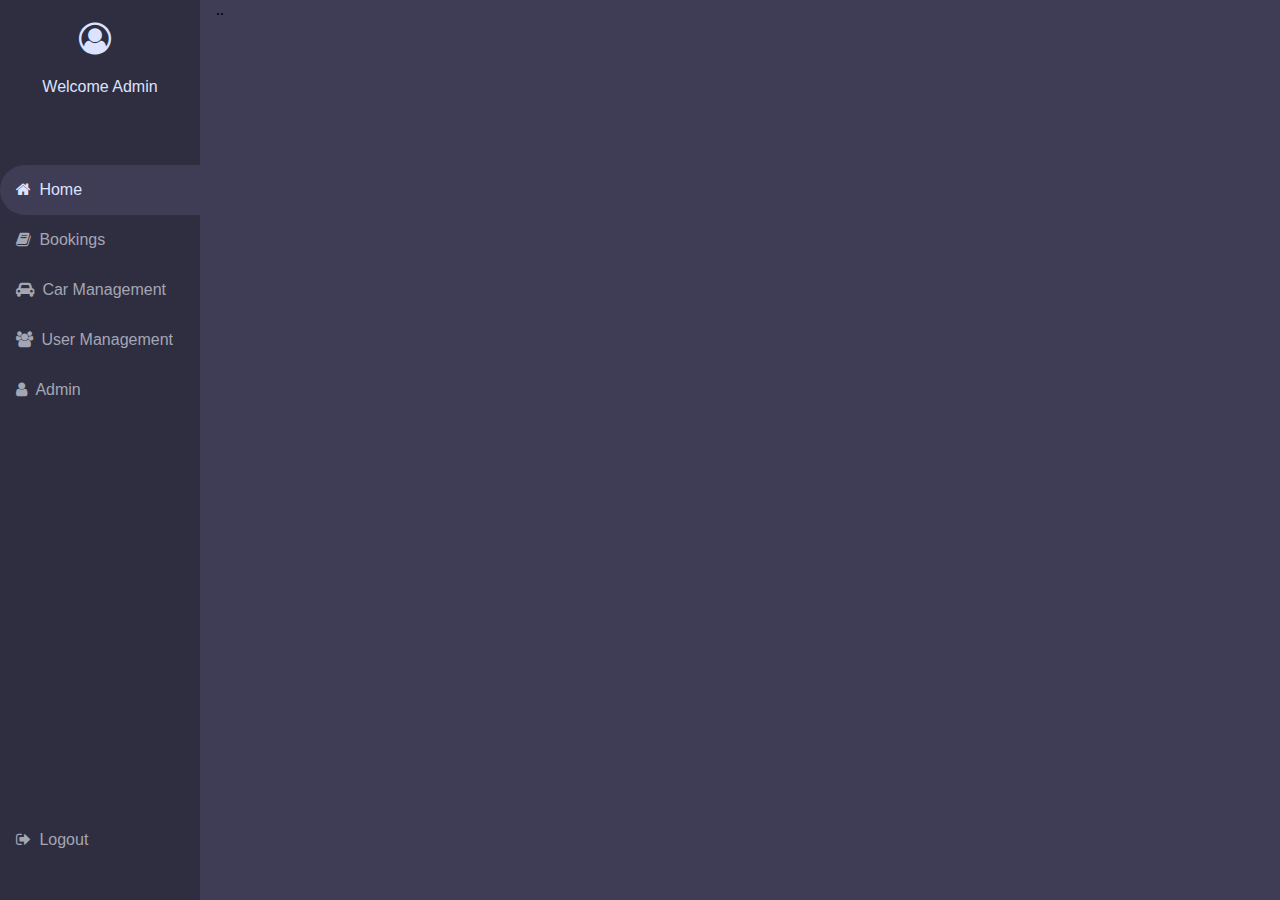
<file: Dashboard/Admin/index.html>
<!DOCTYPE html>
<html lang="en">
  <head>
    <meta charset="UTF-8" />
    <meta http-equiv="X-UA-Compatible" content="IE=edge" />
    <meta name="viewport" content="width=device-width, initial-scale=1.0" />
    <title>Document</title>
    <link rel="stylesheet" href="style.css" />
    <link rel="stylesheet" href="./font-awesome-4.7.0/css/font-awesome.css" />
    <link rel="stylesheet" href="./font-awesome-4.7.0/css/font-awesome.min.css" />
  </head>
  <body>
    <!-- The sidebar -->
    <div class="sidebar">
      <div class="dashboard-title">
        <div class="image-container">
          <i class="fa fa-user-circle-o"></i>
        </div>
        <div class="user-name">
          <p>Welcome Admin</p>
        </div>
      </div>
      <a class="active" href="\car-rental-Tugas\Admin\Dashboard"><i class="fa fa-home" aria-hidden="true"></i>Home</a>
      <a href="\car-rental-Tugas\Dashboard\\Admin\Bookings"><i class="fa fa-book"></i>Bookings</a>
      <a href="\car-rental-Tugas\Dashboard\Admin\carManagement"><i class="fa fa-car"></i>Car Management</a>
      <a href="\car-rental-Tugas\Dashboard\Admin\UserManagement"><i class="fa fa-users"></i>User Management</a>
      <a href="\car-rental-Tugas\Dashboard\Amdin\Admin"><i class="fa fa-user"></i>Admin</a>
      <a class="logout" href="\car-rental-Tugas\Login\index.php"><i class="fa fa-sign-out"></i>Logout</a>
    </div>

    <!-- Page content -->
    <div class="content">..</div>
  </body>
</html>
</file>
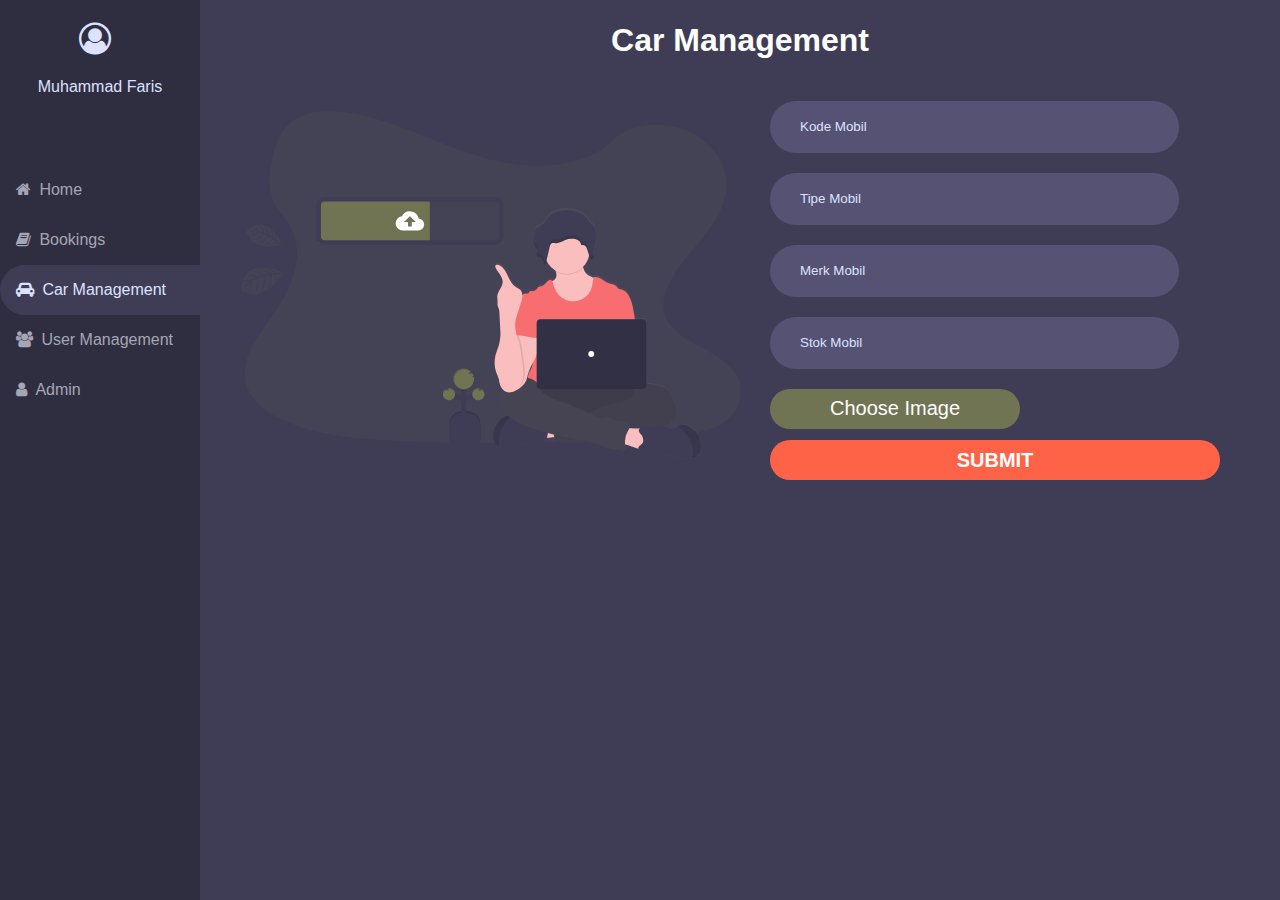
<file: Dashboard/CarManagement/index.html>
<!DOCTYPE html>
<html lang="en">
<head>
    <meta charset="UTF-8">
    <meta http-equiv="X-UA-Compatible" content="IE=edge">
    <meta name="viewport" content="width=device-width, initial-scale=1.0">
    <title>Document</title>
    <link rel="stylesheet" href="style.css" />
    <link rel="stylesheet" href="../font-awesome-4.7.0/css/font-awesome.css">
    <link rel="stylesheet" href="../font-awesome-4.7.0/css/font-awesome.min.css">
</head>
<body>
        <!-- The sidebar -->
    <div class="sidebar">        
        <div class="dashboard-title">
            <div class="image-container">
                <i class="fa fa-user-circle-o"></i>
            </div>            
            <div class="user-name">
                <p>Muhammad Faris</p>
            </div>            
        </div>
        <a href="\car-rental-Tugas\Dashboard"><i class="fa fa-home" aria-hidden="true"></i>Home</a>
        <a href="\car-rental-Tugas\Dashboard\Bookings"><i class="fa fa-book"></i>Bookings</a>
        <a class="active" href=""><i class="fa fa-car"></i>Car Management</a>
        <a href="\car-rental-Tugas\Dashboard\UserManagement"><i class="fa fa-users"></i>User Management</a>
        <a href="\car-rental-Tugas\Dashboard\Admin"><i class="fa fa-user"></i>Admin</a>
    </div>
    
    <!-- Page content -->

    <div class="content">
        <div class="Title">
            <h1>Car Management</h1>
        </div>
        
        <div class="left-content">
            <div class="card">
                <!-- <p>Card 1</p> -->
                <img src="img/uploadin2.svg" alt="upload" style="width: 500px;">
            </div>
        </div>
        <div class="right-content">
            <form action="insertProses.php" method="GET">
                <div class="card">
                    <!-- <p>Card 2</p> -->
                    <input type="text" name="kodeMobil" class="inputBox" placeholder="Kode Mobil">
                </div>
                <div class="card">
                    <input type="text" name="tipeMobil" class="inputBox" placeholder="Tipe Mobil">
                </div>
                <div class="card">
                    <input type="text" name="merkMobil" class="inputBox" placeholder="Merk Mobil">
                </div>
                <div class="card">
                    <input type="number" name="stokMobil" class="inputBox" placeholder="Stok Mobil">
                </div>
                <div class="image_upload">
                    <input type="file" name="" id="file">
                    <label for="file" class="input_upload">
                        Choose Image
                    </label>
                </div>
                <div class="submit-button">
                    <input type="submit" name="kirim" id="submit">
                    <label for="submit" class="submit-btn">
                        SUBMIT
                    </label>
                </div>
            </form>            
        </div>
    </div>
</body>
</html>
</file>
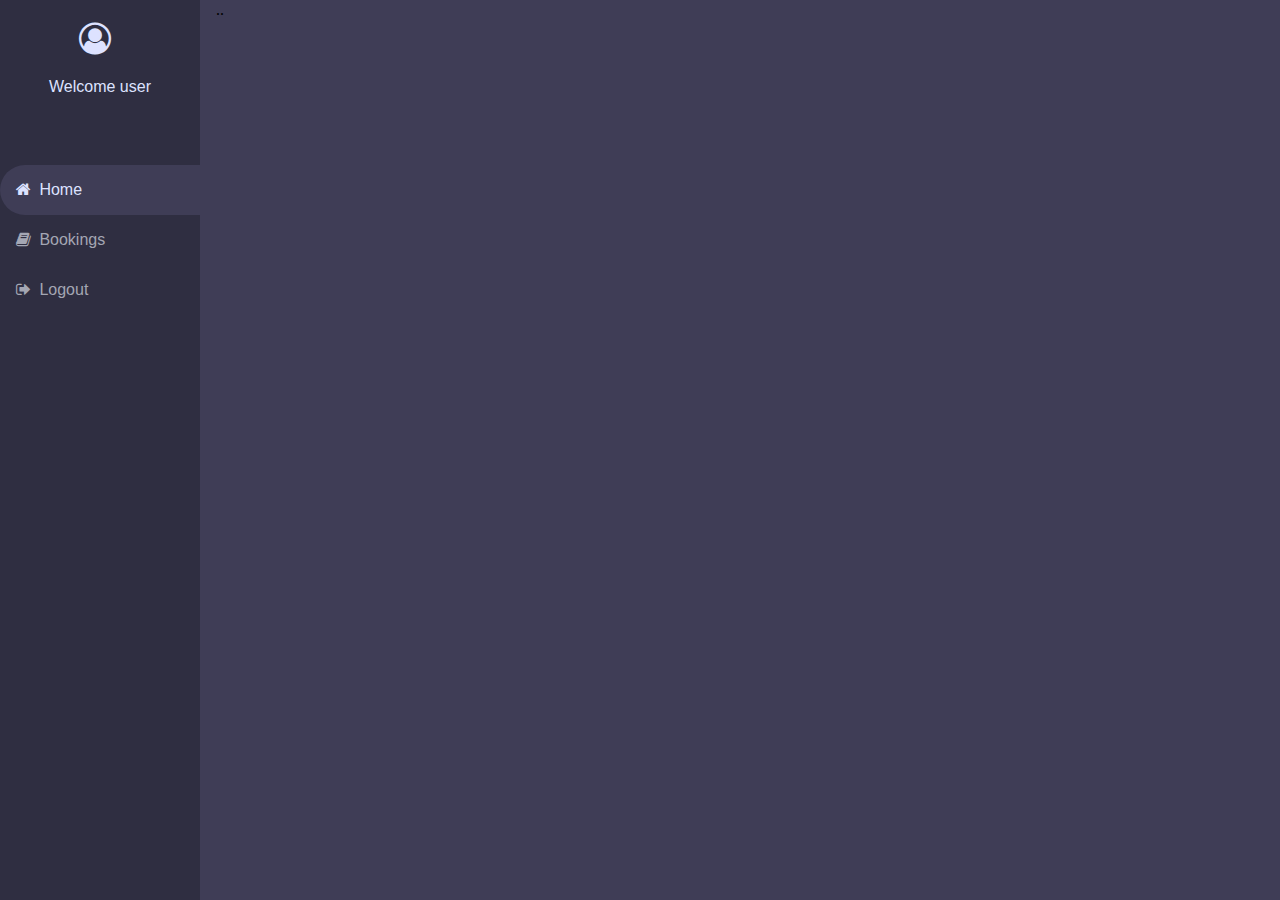
<file: Dashboard/User/index.html>
<!DOCTYPE html>
<html lang="en">
<head>
    <meta charset="UTF-8">
    <meta http-equiv="X-UA-Compatible" content="IE=edge">
    <meta name="viewport" content="width=device-width, initial-scale=1.0">
    <title>Document</title>
    <link rel="stylesheet" href="style.css" />
    <link rel="stylesheet" href="./font-awesome-4.7.0/css/font-awesome.css">
    <link rel="stylesheet" href="./font-awesome-4.7.0/css/font-awesome.min.css">
</head>
<body>
        <!-- The sidebar -->
    <div class="sidebar">        
        <div class="dashboard-title">
            <div class="image-container">
                <i class="fa fa-user-circle-o"></i>
            </div>            
            <div class="user-name">
                <p>Welcome user</p>
            </div>            
        </div>
        <a  class="active" href="\car-rental-Tugas\Dashboard\User\"><i class="fa fa-home" aria-hidden="true"></i>Home</a>
        <a href="\car-rental-Tugas\Dashboard\user\Bookings"><i class="fa fa-book"></i>Bookings</a>                        
        <a class="logout" href="\car-rental-Tugas\Login\index.php"><i class="fa fa-sign-out"></i>Logout</a>
    </div>
    
    <!-- Page content -->
    <div class="content">
        ..
    </div>
</body>
</html>
</file>
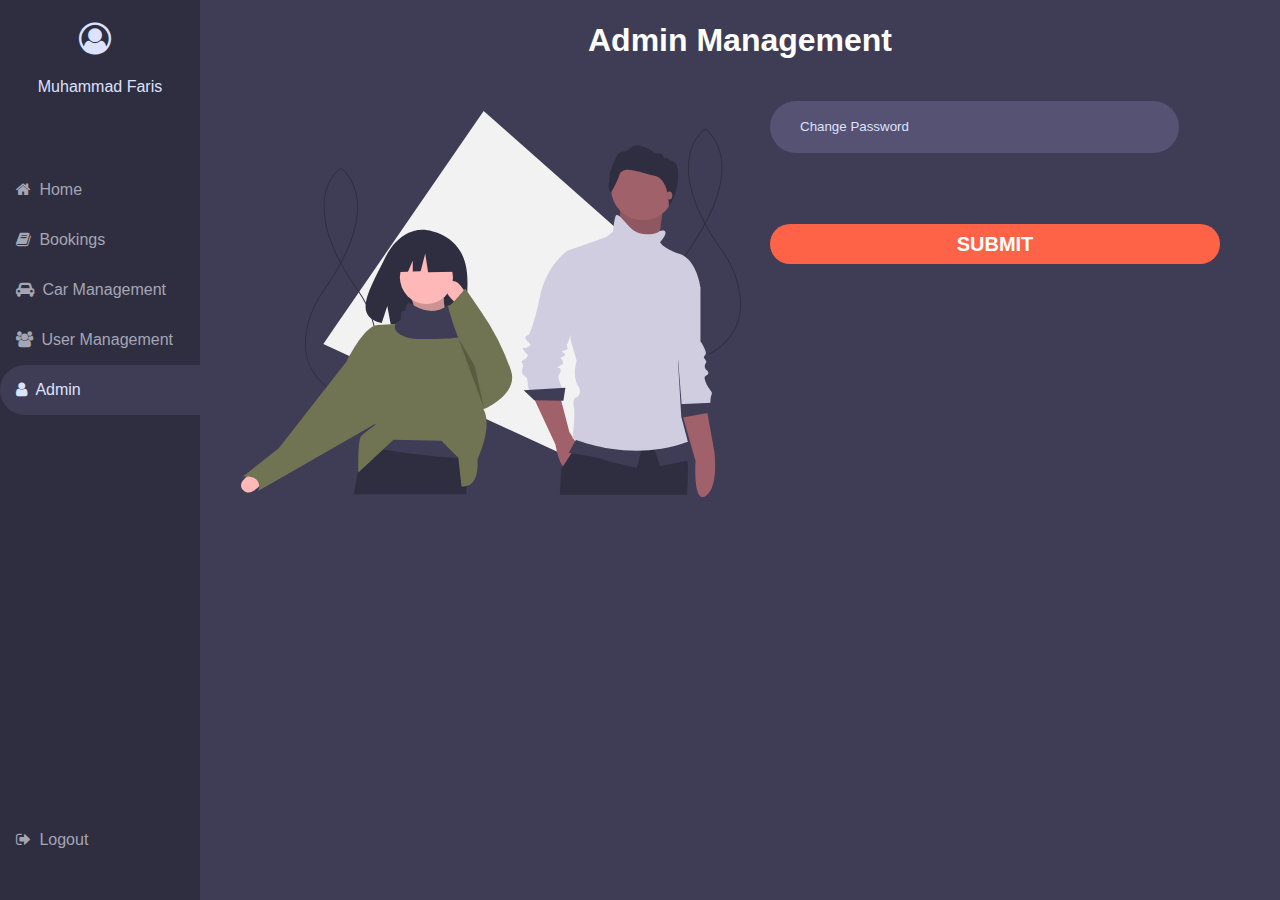
<file: Dashboard/Admin/Admin/index.html>
<!DOCTYPE html>
<html lang="en">
  <head>
    <meta charset="UTF-8" />
    <meta http-equiv="X-UA-Compatible" content="IE=edge" />
    <meta name="viewport" content="width=device-width, initial-scale=1.0" />
    <title>Document</title>
    <link rel="stylesheet" href="style.css" />
    <link rel="stylesheet" href="../font-awesome-4.7.0/css/font-awesome.css" />
    <link rel="stylesheet" href="../font-awesome-4.7.0/css/font-awesome.min.css" />
    <script src="js/validasi.js"></script>
  </head>
  <body>
    <!-- The sidebar -->
    <div class="sidebar">
      <div class="dashboard-title">
        <div class="image-container">
          <i class="fa fa-user-circle-o"></i>
        </div>
        <div class="user-name">
          <p>Muhammad Faris</p>
        </div>
      </div>
      <a href="\car-rental-Tugas\Dashboard\Admin\"><i class="fa fa-home" aria-hidden="true"></i>Home</a>
      <a href="\car-rental-Tugas\Dashboard\Admin\Bookings\"><i class="fa fa-book"></i>Bookings</a>
      <a href="\car-rental-Tugas\Dashboard\Admin\CarManagement\"><i class="fa fa-car"></i>Car Management</a>
      <a href="\car-rental-Tugas\Dashboard\Admin\UserManagement\"><i class="fa fa-users"></i>User Management</a>
      <a class="active" href="\car-rental-Tugas\Dashboard\Admin\Admin\"><i class="fa fa-user"></i>Admin</a>
      <a class="logout" href="\car-rental-Tugas\Login\index.php"><i class="fa fa-sign-out"></i>Logout</a>
    </div>

    <!-- Page content -->
    <div class="content">
      <div class="Title">
        <h1>Admin Management</h1>
      </div>
      <div class="left-content">
        <div class="card">
          <!-- <p>Card 1</p> -->
          <img src="img/people.svg" alt="Booking" style="width: 500px" />
        </div>
      </div>
      <div class="right-content">
        <form action="prosesEdit.php" method="POST" onsubmit="return validasi()">
          <div class="card">
            <!-- <p>Card 2</p> -->
            <input type="text" name="passAdmin" class="inputBox" placeholder="Change Password" />
          </div>
          <!-- <div class="card">
                    <input type="text" name="TipeMobil" class="inputBox" placeholder="Nama Customer">
                </div>
                <div class="card">
                    <input type="text" name="MerkMobil" class="inputBox" placeholder="Alamat Customer">
                </div>
                <div class="card">
                    <input type="number" name="StokMobil" class="inputBox" placeholder="Nomor HP">
                </div> -->
          <!-- <div class="image_upload">
                    <input type="file" name="" id="file">
                    <label for="file" class="input_upload">
                        Choose Image
                    </label>
                </div> -->
          <div class="submit-button">
            <input type="submit" id="submit" />
            <label for="submit" class="submit-btn"> SUBMIT </label>
          </div>
        </form>
      </div>
    </div>
  </body>
</html>
</file>
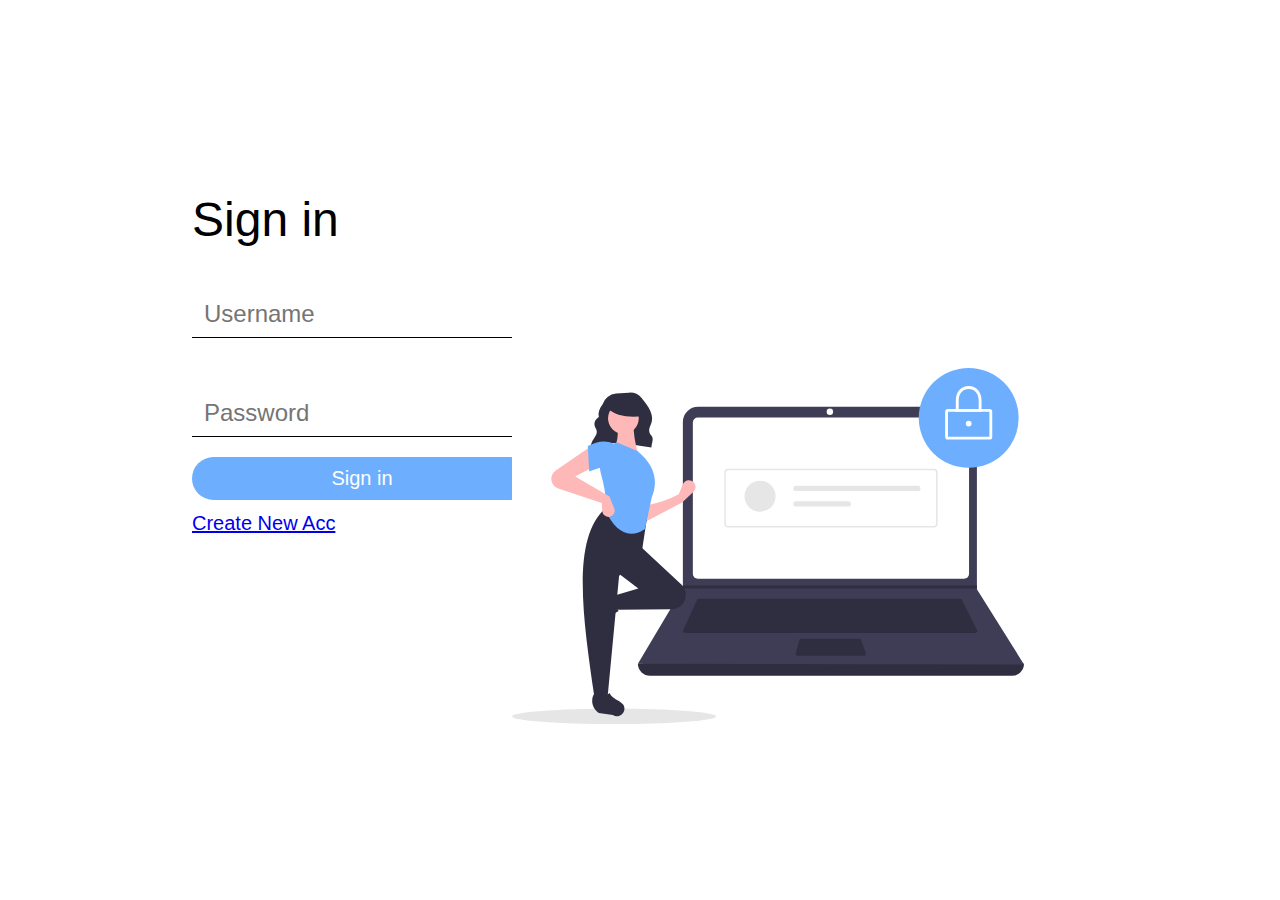
<file: Login/Login_Awal.html>
<!DOCTYPE html>
<html>
  <head>
    <title></title>
    <link rel="stylesheet" type="text/css" href="style.css">
  </head>
  <body>
<form action="LoginUser.php" method="POST" onsubmit="return validasi()">

 <div class="left-page">
  <form action="loginMultiProses.php" method="POST">

 <div class="login-kotak-kotak">
  <font size="64px">Sign in</font><br><br><br>
  <div class="kotakteks">
    <input type="text" placeholder="Username " name="username" id="username">
  </div>

  <br><br>
  
  <div class="kotakteks">
    <input type="password" placeholder="Password" name="password" id="password">
  </div>
  
  <div class="masuk">
  <input type="submit" class="Sigin" value="Sign in" name="Sigin" id="Sigin" >
  </div>
  
  <div class="newacc">
  <a href="/Register/index.html">Create New Acc</a>
  </div>
</div>
</div>
</form>
</form>

 <div class="right-page">
  <p><img src="gambar.svg" width="600"height ="300" style="margin-left: px;"></p>
 </div>
 
</div>

  </body>

</html>

<script>

function validasi() {
  var username = document.getElementById("username").value;
  var password = document.getElementById("password").value;
  if (username != "" && password !="") {
    return true;
  }else{
    alert('Silahkan mengisi data dengan lengkap');
  }
}

</script>
</file>
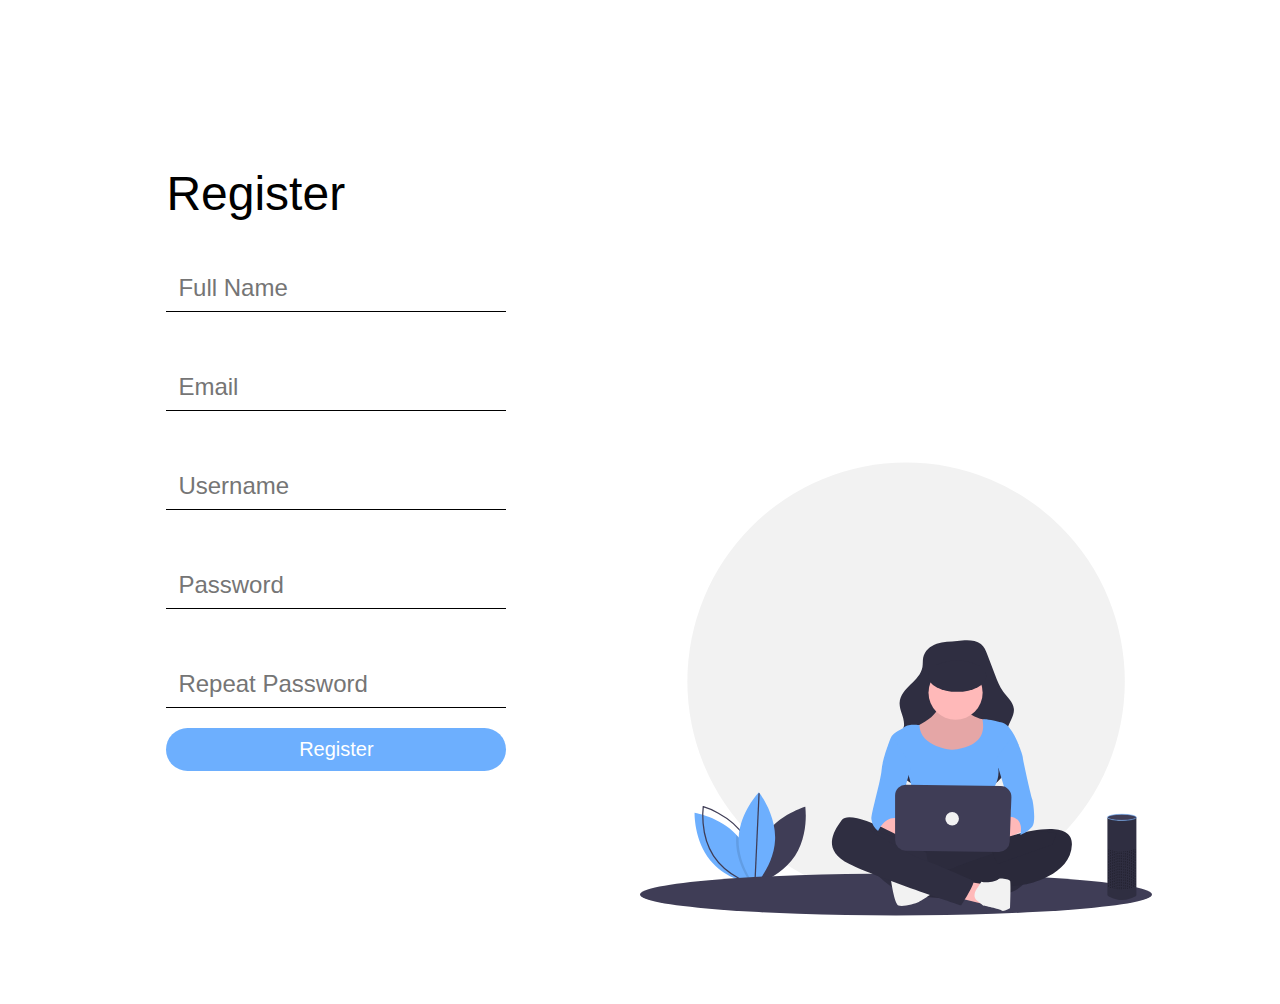
<file: Register/Register.html>
<!DOCTYPE html>
<html>

<head>
  <title></title>
  <link rel="stylesheet" href="style.css">
</head>

<body>


  <div class="left-page">

    <div class="login-kotak-kotak">
      <font size="64px">Register</font><br><br><br>
      <div class="kotakteks">
        <input type="text" placeholder="Full Name " name="name">
      </div>

      <br><br>

      <div class="kotakteks">
        <input type="text" placeholder="Email" name="Emali">
      </div>

      <br><br>

      <div class="kotakteks">
        <input type="text" placeholder="Username" name="Username">
      </div>

      <br><br>

      <div class="kotakteks">
        <input type="password" placeholder="Password" name="password">
      </div>

      <br><br>

      <div class="kotakteks">
        <input type="password" placeholder="Repeat Password" name="Rpassword">
      </div>

      <div class="newacc">
        <input type="submit" class="Sigin" value="Register" name="sigin">
      </div>
    </div>

    <div class="right-page">
      <img src="aaaa.svg" alt="">

    </div>

  </div>

</body>

</html>
</file>
<file: style.css>
body{
    margin: 0;
    background: #FFFCF6;
}

.landing-page{
    /* background-color: #ffffff; */
    /* background-color: #211268; */
    /* background: linear-gradient(110deg, #140949 45%, #211268 25%); */
    background: #140949;  /* fallback for old browsers */
    background: -webkit-linear-gradient(to left, #3508FF, #140949);  /* Chrome 10-25, Safari 5.1-6 */
    background: linear-gradient(to left, #3508FF, #140949); /* W3C, IE 10+/ Edge, Firefox 16+, Chrome 26+, Opera 12+, Safari 7+ */

    background-size: 100%;
}


.landing-page, .left-page, .right-page{
    height: 100%;
    overflow: hidden;
}

/* Navbar CSS Style */
.top-nav{
    overflow: hidden;    
    margin-right: 100px;
    padding-top: 1%;
}

.top-nav a{
    float: right;
    text-align: center;
    padding: 14px 16px;
    text-decoration: none;
    font-size: 18px;    
    font-style: normal;
    font-family: "Poppins",sans-serif;
    font-weight: 500;
    /* color: #6B6E70; */
    color: #ffffff;
}

/* .top-nav button{
    float: right;
    width: 120px;
    color: white;
    padding: 10px;
    text-align: center;
    text-decoration: none;
    font-size: 16px;
    margin: 4px 2px;
    border-radius: 25px
} */

/* .top-nav a:link, a:visited{
    background-color: #f44336;
    color: white;
    padding: 14px 25px;
    text-align: center;
    text-decoration: none;
    display: inline-block;
}

.top-nav a:hover, a:active{    
    background-color: red;
} */
.top-nav a{
    margin: 10px;
}

.center-nav{
    text-align: center;
    margin-right: 40%;
    
}

.center-nav a{
    font-size: 25px;    
}

.center-nav a:hover{
    color: #FFA400;
    text-decoration: solid;
}

.register-btn{
    border: 2px solid #FFA400;
    /* background-color: #ffffff; */
    /* background-color: #1c2e4a; */
    color: #3466AA;
    border-radius: 50px;
    width: 80px;
}

.top-nav .login-btn{
    border: 2px solid #FFA400;
    background-color: #FFA400;
    color: #ffffff;
    border-radius: 50px;
    width: 80px;
}


.left-page{
    width: 40%;
    float: left;
    /* background-color: yellow; */
}

.left-page h1{    
    /* color: #222629; */
    color: #ffffff;
    font-style: normal;    
    font-weight: 800;
    line-height: 72px;
    font-family: "Poppins", sans-serif;
    font-size: 48px;
    display: block;
    margin-left: 100px;
    margin-top: 30%;
}

.left-page p{
    /* color: #6B6E70; */
    color: #ffffff;
    font-weight: 500;
    margin-left: 100px;
    margin-right: 10%;
    margin-top: 5%;
    display: block;    
    font: "Poppins",sans-serif;
    font-size: 18px;
}

.left-page button{
    /* float: left; */
    /* background-color: #3466AA; */
    /* border: none; */
    width: 150px;
    color: white;
    padding: 10px;    
    text-align: center;
    text-decoration: none;
    /* display: inline-block; */
    font-size: 16px;
    margin: 4px 2px;
    border-radius: 25px;    
}

.left-page .learn-more{
    border: 1px solid #FFA400;
    /* background-color: #3466AA; */
    background-color: #FFA400;
    color: #ffffff;
    font-weight: 600;    
    margin-top: 5%;
    margin-left: 16%;
    font-family: "Poppins", sans-serif;
}

.right-page{
    width: 60%;
    float: right;
    /* background-color: rebeccapurple; */
}

/* Test Wave */

.custom-shape-divider-bottom-1623349078 {
    position: absolute;
    bottom: 0;
    left: 0;
    width: 100%;
    overflow: hidden;
    line-height: 0;
    transform: rotate(180deg);
}

.custom-shape-divider-bottom-1623349078 svg {
    position: relative;
    display: block;
    width: calc(100% + 1.3px);
    height: 130px;
    transform: rotateY(180deg);
}

.custom-shape-divider-bottom-1623349078 .shape-fill {
    fill: #FFFCF6;
}
/* .custom-shape-divider-bottom-1623417247 {
    position: absolute;
    bottom: 0;
    left: 0;
    width: 100%;
    overflow: hidden;
    line-height: 0;
    transform: rotate(180deg);
}

.custom-shape-divider-bottom-1623417247 svg {
    position: relative;
    display: block;
    width: calc(300% + 1.3px);
    height: 235px;
}

.custom-shape-divider-bottom-1623417247 .shape-fill {
    fill: #FFFFFF;
} */

#service{
    width: 100%;
    /* background: #ffffff; */
    background: #FFFCF6;
    /* background: red; */
    height: 70%;
    
}

.container-service{        
    height: 1000px;
    /* border: 1px solid red; */
    margin: 30 auto;
}

.container-service h1{
    margin: auto;
    text-align: center;
    font-family: "Poppins",sans-serif;
    font-size: 40px;
    font-weight: 900;
    color: #232228;
}


.col-order{    
    width: 250px;
    height: 300px;
    /* background-color: yellow; */
    align-items: center;
    float: left;
    /* border: 1px solid black; */
    padding: 50px;
    margin: 10px;
    margin-left: 10%;
    text-align: center;    
}

.number-order{    
    font-family: "Poppins",sans-serif;
    font-weight: bold;
    background: #0C052B;
    font-size: 22px;
    color: #ffffff;
    text-align: center;    
    border: 1px solid  #0C052B;
    border-radius: 50%;
    display: inline-block;
    width: 22px;
    height: 22px; 
    padding: 10px;
}

.header-order{
    padding-top: 10%;
}

.explanation-order{
    font-family: Arial, Helvetica, sans-serif;
    font-weight: 600;
    padding-top: 15%;
    color: #232228;
    font-size: 20px;
}

/* Image Gallery */
.car-gallery{
    width: 100%;
    /* background: #ffffff; */
    background: -webkit-linear-gradient(to right, #3508FF, #140949);  
    background: linear-gradient(to right, #3508FF, #140949); 
    height: 90%;
    /* overflow: hidden; */
}

/* .custom-shape-divider-top-1623380883 {
    position: absolute;
    top: 1525;
    left: 0;
    width: 100%;
    overflow: hidden;
    line-height: 0;
}

.custom-shape-divider-top-1623380883 svg {
    position: relative;
    display: block;
    width: calc(100% + 1.3px);
    height: 150px;
}

.custom-shape-divider-top-1623380883 .shape-fill {
    fill: #FFFFFF;
} */

.custom-shape-divider-top-1623381235 {
    position: absolute;
    top: 1510;
    left: 0;
    width: 100%;
    overflow: hidden;
    line-height: 0;
}

.custom-shape-divider-top-1623381235 svg {
    position: relative;
    display: block;
    width: calc(100% + 1.3px);
    height: 150px;
    transform: rotateY(180deg);
}

.custom-shape-divider-top-1623381235 .shape-fill {
    fill: #FFFCF6;
}

/* Gallery  */

/* Kiri */
.left-gallery-page{
    width: 60%;
    float: left;
    /* background-color: yellow; */
    height: 100%;
}

.left-gallery-page img{
    margin-top: 15%;
    margin-left: 15%;
    width: 700px;
}

/* Kanan */
.right-gallery-page{
    width: 40%;
    float: left;
    /* background-color: red; */
    height: 100%;
}

.right-gallery-page h1{
    color: #ffffff;
    font-style: normal;    
    font-weight: 800;
    line-height: 72px;
    font-family: "Poppins", sans-serif;
    font-size: 48px;
    display: block;
    margin-left: 100px;
    margin-top: 30%;
}

.right-gallery-page p{    
    /* color: #6B6E70; */
    color: #ffffff;
    font-weight: 500;
    margin-left: 100px;
    margin-right: 10%;
    margin-top: 5%;
    display: block;    
    font: "Poppins",sans-serif;
    font-size: 18px;    
}

.custom-shape-divider-bottom-1623564661 {
    position: absolute;
    bottom: -1450;
    left: 0;
    width: 100%;
    overflow: hidden;
    line-height: 0;
    transform: rotate(180deg);
}

.custom-shape-divider-bottom-1623564661 svg {
    position: relative;
    display: block;
    width: calc(173% + 1.3px);
    height: 150px;
}

.custom-shape-divider-bottom-1623564661 .shape-fill {
    fill: #FFFCF6;
}

/* Contact */


/* 


*** Primary color:

    shade 0 = #481FFF = rgb( 72, 31,255) = rgba( 72, 31,255,1) = rgb0(0.282,0.122,1)
    shade 1 = #8C73FD = rgb(140,115,253) = rgba(140,115,253,1) = rgb0(0.549,0.451,0.992)
    shade 2 = #6A49FF = rgb(106, 73,255) = rgba(106, 73,255,1) = rgb0(0.416,0.286,1)
    shade 3 = #3508FF = rgb( 53,  8,255) = rgba( 53,  8,255,1) = rgb0(0.208,0.031,1)
    shade 4 = #2501C5 = rgb( 37,  1,197) = rgba( 37,  1,197,1) = rgb0(0.145,0.004,0.773)

    *** Secondary color (1):

    shade 0 = #9B10FF = rgb(155, 16,255) = rgba(155, 16,255,1) = rgb0(0.608,0.063,1)
    shade 1 = #BF6AFD = rgb(191,106,253) = rgba(191,106,253,1) = rgb0(0.749,0.416,0.992)
    shade 2 = #AE3DFF = rgb(174, 61,255) = rgba(174, 61,255,1) = rgb0(0.682,0.239,1)
    shade 3 = #9604FF = rgb(150,  4,255) = rgba(150,  4,255,1) = rgb0(0.588,0.016,1)
    shade 4 = #7101C2 = rgb(113,  1,194) = rgba(113,  1,194,1) = rgb0(0.443,0.004,0.761)

    *** Secondary color (2):

    shade 0 = #FFF800 = rgb(255,248,  0) = rgba(255,248,  0,1) = rgb0(1,0.973,0)
    shade 1 = #FFFB60 = rgb(255,251, 96) = rgba(255,251, 96,1) = rgb0(1,0.984,0.376)
    shade 2 = #FFFA30 = rgb(255,250, 48) = rgba(255,250, 48,1) = rgb0(1,0.98,0.188)
    shade 3 = #FFF800 = rgb(255,248,  0) = rgba(255,248,  0,1) = rgb0(1,0.973,0)
    shade 4 = #FFF800 = rgb(255,248,  0) = rgba(255,248,  0,1) = rgb0(1,0.973,0)

    *** Complement color:

    shade 0 = #FFCE00 = rgb(255,206,  0) = rgba(255,206,  0,1) = rgb0(1,0.808,0)
    shade 1 = #FFE060 = rgb(255,224, 96) = rgba(255,224, 96,1) = rgb0(1,0.878,0.376)
    shade 2 = #FFD730 = rgb(255,215, 48) = rgba(255,215, 48,1) = rgb0(1,0.843,0.188)
    shade 3 = #FFCE00 = rgb(255,206,  0) = rgba(255,206,  0,1) = rgb0(1,0.808,0)
    shade 4 = #FFCE00 = rgb(255,206,  0) = rgba(255,206,  0,1) = rgb0(1,0.808,0)

    *** Primary color:

    shade 0 = #64636A = rgb(100, 99,106) = rgba(100, 99,106,1) = rgb0(0.392,0.388,0.416)
    shade 1 = #706C83 = rgb(112,108,131) = rgba(112,108,131,1) = rgb0(0.439,0.424,0.514)
    shade 2 = #57565F = rgb( 87, 86, 95) = rgba( 87, 86, 95,1) = rgb0(0.341,0.337,0.373)
    shade 3 = #4B4955 = rgb( 75, 73, 85) = rgba( 75, 73, 85,1) = rgb0(0.294,0.286,0.333)
    shade 4 = #403D4A = rgb( 64, 61, 74) = rgba( 64, 61, 74,1) = rgb0(0.251,0.239,0.29)

    *** Secondary color (1):

    shade 0 = #646067 = rgb(100, 96,103) = rgba(100, 96,103,1) = rgb0(0.392,0.376,0.404)
    shade 1 = #75677F = rgb(117,103,127) = rgba(117,103,127,1) = rgb0(0.459,0.404,0.498)
    shade 2 = #58525C = rgb( 88, 82, 92) = rgba( 88, 82, 92,1) = rgb0(0.345,0.322,0.361)
    shade 3 = #4D4653 = rgb( 77, 70, 83) = rgba( 77, 70, 83,1) = rgb0(0.302,0.275,0.325)
    shade 4 = #433B48 = rgb( 67, 59, 72) = rgba( 67, 59, 72,1) = rgb0(0.263,0.231,0.282)

    *** Secondary color (2):

    shade 0 = #99998E = rgb(153,153,142) = rgba(153,153,142,1) = rgb0(0.6,0.6,0.557)
    shade 1 = #BDBC98 = rgb(189,188,152) = rgba(189,188,152,1) = rgb0(0.741,0.737,0.596)
    shade 2 = #89887A = rgb(137,136,122) = rgba(137,136,122,1) = rgb0(0.537,0.533,0.478)
    shade 3 = #7B7A68 = rgb(123,122,104) = rgba(123,122,104,1) = rgb0(0.482,0.478,0.408)
    shade 4 = #6C6B56 = rgb(108,107, 86) = rgba(108,107, 86,1) = rgb0(0.424,0.42,0.337)

    *** Complement color:

    shade 0 = #99978E = rgb(153,151,142) = rgba(153,151,142,1) = rgb0(0.6,0.592,0.557)
    shade 1 = #BDB698 = rgb(189,182,152) = rgba(189,182,152,1) = rgb0(0.741,0.714,0.596)
    shade 2 = #89867A = rgb(137,134,122) = rgba(137,134,122,1) = rgb0(0.537,0.525,0.478)
    shade 3 = #7B7768 = rgb(123,119,104) = rgba(123,119,104,1) = rgb0(0.482,0.467,0.408)
    shade 4 = #6C6856 = rgb(108,104, 86) = rgba(108,104, 86,1) = rgb0(0.424,0.408,0.337)



    DARK NEON
    *** Primary color:

    shade 0 = #211268 = rgb( 33, 18,104) = rgba( 33, 18,104,1) = rgb0(0.129,0.071,0.408)
    shade 1 = #2F15A2 = rgb( 47, 21,162) = rgba( 47, 21,162,1) = rgb0(0.184,0.082,0.635)
    shade 2 = #2A1780 = rgb( 42, 23,128) = rgba( 42, 23,128,1) = rgb0(0.165,0.09,0.502)
    shade 3 = #140949 = rgb( 20,  9, 73) = rgba( 20,  9, 73,1) = rgb0(0.078,0.035,0.286)
    shade 4 = #0C052B = rgb( 12,  5, 43) = rgba( 12,  5, 43,1) = rgb0(0.047,0.02,0.169)

    *** Secondary color (1):

    shade 0 = #3F0B65 = rgb( 63, 11,101) = rgba( 63, 11,101,1) = rgb0(0.247,0.043,0.396)
    shade 1 = #600B9D = rgb( 96, 11,157) = rgba( 96, 11,157,1) = rgb0(0.376,0.043,0.616)
    shade 2 = #4F0F7D = rgb( 79, 15,125) = rgba( 79, 15,125,1) = rgb0(0.31,0.059,0.49)
    shade 3 = #2B0447 = rgb( 43,  4, 71) = rgba( 43,  4, 71,1) = rgb0(0.169,0.016,0.278)
    shade 4 = #19032A = rgb( 25,  3, 42) = rgba( 25,  3, 42,1) = rgb0(0.098,0.012,0.165)

    *** Secondary color (2):

    shade 0 = #979308 = rgb(151,147,  8) = rgba(151,147,  8,1) = rgb0(0.592,0.576,0.031)
    shade 1 = #EBE502 = rgb(235,229,  2) = rgba(235,229,  2,1) = rgb0(0.922,0.898,0.008)
    shade 2 = #BAB50B = rgb(186,181, 11) = rgba(186,181, 11,1) = rgb0(0.729,0.71,0.043)
    shade 3 = #696700 = rgb(105,103,  0) = rgba(105,103,  0,1) = rgb0(0.412,0.404,0)
    shade 4 = #3E3D00 = rgb( 62, 61,  0) = rgba( 62, 61,  0,1) = rgb0(0.243,0.239,0)

    *** Complement color:

    shade 0 = #977B08 = rgb(151,123,  8) = rgba(151,123,  8,1) = rgb0(0.592,0.482,0.031)
    shade 1 = #EBBE02 = rgb(235,190,  2) = rgba(235,190,  2,1) = rgb0(0.922,0.745,0.008)
    shade 2 = #BA980B = rgb(186,152, 11) = rgba(186,152, 11,1) = rgb0(0.729,0.596,0.043)
    shade 3 = #695500 = rgb(105, 85,  0) = rgba(105, 85,  0,1) = rgb0(0.412,0.333,0)
    shade 4 = #3E3200 = rgb( 62, 50,  0) = rgba( 62, 50,  0,1) = rgb0(0.243,0.196,0)
*/
</file>
<file: Dashboard/style.css>
body{
    margin: 0;
    background-color: #3F3D56;
}

.sidebar {
    margin: 0;
    padding: 0;
    width: 200px;
    background-color: #2F2E41;
    position: fixed;
    height: 100%;
    overflow: auto;
    font-family: "Poppins", sans-serif;
    font-weight: 500;
}

.dashboard-title{
    height: 15%;
    /* color: #DDE2FF; */
}

.image-container i{
    position: relative;        
    display: flex;
    justify-content: center;
    align-items: center;
    margin-top: 15%;
    color: #DDE2FF;
    font-size: 200%;
}

.user-name{
    display: flex;
    justify-content: center;
    color: #DDE2FF;
}

.user-name p{
    margin-top: 15%;
    font-family: "Poppins", sans-serif;
}
/* Sidebar links */
.sidebar a {
    display: block;
    color: #A4A6B3;
    padding: 16px;    
    text-decoration: none;    
}

.sidebar i{
    padding-right: 5%;    
    height: 18px;
    
}

/* Active/current link */
.sidebar a.active {
    background-color: #3F3D56;
    color: #DDE2FF;
    border-top-left-radius: 25px;
    border-bottom-left-radius: 25px;
}

/* Links on mouse-over */
.sidebar a:hover:not(.active) {
    background-color: #3F3D56;
    color: white;
    border-top-left-radius: 25px;
    border-bottom-left-radius: 25px;
}

/* Page content. The value of the margin-left property should match the value of the sidebar's width property */
div.content {
    margin-left: 200px;
    padding: 1px 16px;
    /* height: 1000px; */
    /* background-color: #3F3D56; */
}
</file>
<file: Dashboard/Admin/style.css>
body{
    margin: 0;
    background-color: #3F3D56;
}

.sidebar {
    margin: 0;
    padding: 0;
    width: 200px;
    background-color: #2F2E41;
    position: fixed;
    height: 100%;
    overflow: auto;
    font-family: "Poppins", sans-serif;
    font-weight: 500;
}

.dashboard-title{
    height: 15%;
    /* color: #DDE2FF; */
}

.image-container i{
    position: relative;        
    display: flex;
    justify-content: center;
    align-items: center;
    margin-top: 15%;
    color: #DDE2FF;
    font-size: 200%;
}

.user-name{
    display: flex;
    justify-content: center;
    color: #DDE2FF;
}

.user-name p{
    margin-top: 15%;
    font-family: "Poppins", sans-serif;
}
/* Sidebar links */
.sidebar a {
    display: block;
    color: #A4A6B3;
    padding: 16px;    
    text-decoration: none;    
}

.sidebar i{
    padding-right: 5%;    
    height: 18px;
    
}

/* Active/current link */
.sidebar a.active {
    background-color: #3F3D56;
    color: #DDE2FF;
    border-top-left-radius: 25px;
    border-bottom-left-radius: 25px;
}

/* Links on mouse-over */
.sidebar a:hover:not(.active) {
    background-color: #3F3D56;
    color: white;
    border-top-left-radius: 25px;
    border-bottom-left-radius: 25px;
}

/* Page content. The value of the margin-left property should match the value of the sidebar's width property */
div.content {
    margin-left: 200px;
    padding: 1px 16px;
    /* height: 1000px; */
    /* background-color: #3F3D56; */
}

.logout{
    margin-top: 200%;
}

.logout a{
    display: block;
    color: #A4A6B3;
    padding: 16px;    
    text-decoration: none;    
}
</file>
<file: Dashboard/CarManagement/style.css>
body{
    margin: 0;
    background-color: #3F3D56;
}

.sidebar {
    margin: 0;
    padding: 0;
    width: 200px;
    background-color: #2F2E41;
    position: fixed;
    height: 100%;
    overflow: auto;
    font-family: "Poppins", sans-serif;
    font-weight: 500;
}

.dashboard-title{
    height: 15%;
    /* color: #DDE2FF; */
}

.image-container i{
    position: relative;        
    display: flex;
    justify-content: center;
    align-items: center;
    margin-top: 15%;
    color: #DDE2FF;
    font-size: 200%;
}

.user-name{
    display: flex;
    justify-content: center;
    color: #DDE2FF;
}

.user-name p{
    margin-top: 15%;
    font-family: "Poppins", sans-serif;
}
/* Sidebar links */
.sidebar a {
    display: block;
    color: #A4A6B3;
    padding: 16px;    
    text-decoration: none;    
}

.sidebar i{
    padding-right: 5%;    
    height: 18px;
    
}

/* Active/current link */
.sidebar a.active {
    background-color: #3F3D56;
    color: #DDE2FF;
    border-top-left-radius: 25px;
    border-bottom-left-radius: 25px;
}

/* Links on mouse-over */
.sidebar a:hover:not(.active) {
    background-color: #3F3D56;
    color: white;
    border-top-left-radius: 25px;
    border-bottom-left-radius: 25px;
}

/* Page content. The value of the margin-left property should match the value of the sidebar's width property */
.content {
    margin-left: 200px;
    padding: 1px 16px;
    text-align: center;    
}

.Title {
    color: white;
    font-family: sans-serif;
    
}

.content .left-content{
    float: left;
    width: 50%;
    padding: 0px 10px;
}

.content .left-content .card{
    padding: 30px 15px;
    /* width: 600px; */
    /* height: 200px; */
    font-size: 30px;
    color: #DDE2FF;
    /* background-color: #555274; */
    
}

.right-content{
    float: left;
    width: 45%;
    padding: 0px 10px;    
}

input[type="text"]{
    color: #DDE2FF;    
    font-family: "Poppins",sans-serif;
    padding-left: 30px;    
}

input[type="number"]{
    color: #DDE2FF;    
    font-family: "Poppins",sans-serif;
    padding-left: 30px;   
}

.inputBox{
    display: block;
    border-radius: 50px;
    width: 80%;
    border: none;
    background: #555274;
    margin-top: 20px;
    margin-bottom: 20px;
    height: 50px;
    /* border: 3px solid #d0dfe8; */
}

.inputBox::-webkit-input-placeholder{
    color: #DDE2FF;
    /* padding: 5px; */
    font-family: "Poppins",sans-serif;

}

input[type="file"]{
    display: none;
}

.input_upload{
    color: white;
    height: 40px;
    width: 250px;
    background-color: #717452;
    position: absolute;
    margin-top: auto;
    display: flex;
    justify-content: center;
    align-items: center;
    font-size: 20px;
    font-family: "Poppins",sans-serif;
    border-radius: 50px;    
}

input[type="submit"]{
    display: none;
}

.submit-btn{
    color: white;
    height: 40px;
    width: 450px;
    background-color: tomato;
    position: absolute;
    margin-top: auto;
    display: flex;
    justify-content: center;
    align-items: center;
    font-size: 20px;
    margin-top: 4%;    
    border-radius: 50px;
    font-family: "Poppins",sans-serif;
    font-weight: 600;
}

.submit-btn-list{
    color: white;
    height: 40px;
    width: 350px;
    background-color:tomato;
    position: absolute;
    margin-top: auto;
    display: flex;
    justify-content: center;
    align-items: center;
    font-size: 20px;
    margin-top: 4%;    
    border-radius: 50px;
    font-family: "Poppins",sans-serif;
    font-weight: 600;
}

.Tabel{
    margin-top: 50%;
    padding-left: 40%;
    
}
</file>
<file: Dashboard/User/style.css>
body{
    margin: 0;
    background-color: #3F3D56;
}

.sidebar {
    margin: 0;
    padding: 0;
    width: 200px;
    background-color: #2F2E41;
    position: fixed;
    height: 100%;
    overflow: auto;
    font-family: "Poppins", sans-serif;
    font-weight: 500;
}

.dashboard-title{
    height: 15%;
    /* color: #DDE2FF; */
}

.image-container i{
    position: relative;        
    display: flex;
    justify-content: center;
    align-items: center;
    margin-top: 15%;
    color: #DDE2FF;
    font-size: 200%;
}

.user-name{
    display: flex;
    justify-content: center;
    color: #DDE2FF;
}

.user-name p{
    margin-top: 15%;
    font-family: "Poppins", sans-serif;
}
/* Sidebar links */
.sidebar a {
    display: block;
    color: #A4A6B3;
    padding: 16px;    
    text-decoration: none;    
}

.sidebar i{
    padding-right: 5%;    
    height: 18px;
    
}

/* Active/current link */
.sidebar a.active {
    background-color: #3F3D56;
    color: #DDE2FF;
    border-top-left-radius: 25px;
    border-bottom-left-radius: 25px;
}

/* Links on mouse-over */
.sidebar a:hover:not(.active) {
    background-color: #3F3D56;
    color: white;
    border-top-left-radius: 25px;
    border-bottom-left-radius: 25px;
}

/* Page content. The value of the margin-left property should match the value of the sidebar's width property */
div.content {
    margin-left: 200px;
    padding: 1px 16px;
    /* height: 1000px; */
    /* background-color: #3F3D56; */
}
</file>
<file: Dashboard/Admin/Admin/style.css>
body{
    margin: 0;
    background-color: #3F3D56;
}

.sidebar {
    margin: 0;
    padding: 0;
    width: 200px;
    background-color: #2F2E41;
    position: fixed;
    height: 100%;
    overflow: auto;
    font-family: "Poppins", sans-serif;
    font-weight: 500;
}

.dashboard-title{
    height: 15%;
    /* color: #DDE2FF; */
}

.image-container i{
    position: relative;        
    display: flex;
    justify-content: center;
    align-items: center;
    margin-top: 15%;
    color: #DDE2FF;
    font-size: 200%;
}

.user-name{
    display: flex;
    justify-content: center;
    color: #DDE2FF;
}

.user-name p{
    margin-top: 15%;
    font-family: "Poppins", sans-serif;
}
/* Sidebar links */
.sidebar a {
    display: block;
    color: #A4A6B3;
    padding: 16px;    
    text-decoration: none;    
}

.sidebar i{
    padding-right: 5%;    
    height: 18px;
    
}

/* Active/current link */
.sidebar a.active {
    background-color: #3F3D56;
    color: #DDE2FF;
    border-top-left-radius: 25px;
    border-bottom-left-radius: 25px;
}

/* Links on mouse-over */
.sidebar a:hover:not(.active) {
    background-color: #3F3D56;
    color: white;
    border-top-left-radius: 25px;
    border-bottom-left-radius: 25px;
}

/* Page content. The value of the margin-left property should match the value of the sidebar's width property */
.content {
    margin-left: 200px;
    padding: 1px 16px;
    text-align: center;    
}

.Title {
    color: white;
    font-family: sans-serif;
    
}

.content .left-content{
    float: left;
    width: 50%;
    padding: 0px 10px;
}

.content .left-content .card{
    padding: 30px 15px;
    /* width: 600px; */
    /* height: 200px; */
    font-size: 30px;
    color: #DDE2FF;
    /* background-color: #555274; */
    
}

.right-content{
    float: left;
    width: 45%;
    padding: 0px 10px;    
}

.right-content .card{
    /* padding:20px 10px; */
	/* font-size:30px; */
	/* color:#fff; */
	/* background-color: #555274;     */
    /* background-color: gray; */
	/* margin-bottom:20px;         */
} 

input[type="text"]{
    color: #DDE2FF;    
    font-family: "Poppins",sans-serif;
    padding-left: 30px;    
}

input[type="number"]{
    color: #DDE2FF;    
    font-family: "Poppins",sans-serif;
    padding-left: 30px;   
}

.inputBox{
    display: block;
    border-radius: 50px;
    width: 80%;
    border: none;
    background: #555274;
    margin-top: 20px;
    margin-bottom: 20px;
    height: 50px;
    /* border: 3px solid #d0dfe8; */
}

.inputBox::-webkit-input-placeholder{
    color: #DDE2FF;
    /* padding: 5px; */
    font-family: "Poppins",sans-serif;

}

input[type="file"]{
    display: none;
}

.input_upload{
    color: white;
    height: 40px;
    width: 250px;
    background-color: #717452;
    position: absolute;
    margin-top: auto;
    display: flex;
    justify-content: center;
    align-items: center;
    font-size: 20px;
    font-family: "Poppins",sans-serif;
    border-radius: 50px;    
}

input[type="submit"]{
    display: none;
}

.submit-btn{
    color: white;
    height: 40px;
    width: 450px;
    background-color: tomato;
    position: absolute;
    margin-top: auto;
    display: flex;
    justify-content: center;
    align-items: center;
    font-size: 20px;
    margin-top: 4%;    
    border-radius: 50px;
    font-family: "Poppins",sans-serif;
    font-weight: 600;
}

.logout{
    margin-top: 200%;
}

.logout a{
    display: block;
    color: #A4A6B3;
    padding: 16px;    
    text-decoration: none;    
}
</file>
<file: Login/style.css>
body{
  margin: 0;
  padding: 0;

}
.login-kotak-kotak{
  width: 340px;
  height: 60%;
  top: 40%;
  left: 10%;
  padding: 5%;
  color: black;
  font-family :"Poppins",sans-serif;
  
}

.kotakteks{
  width: 100%;
  overflow:auto;
  font-size: 20px;
  padding: 8px 0;
  margin: 8px 0;
  border-bottom: 1px solid black;
  font-family :"Poppins",sans-serif;
}

.kotakteks input{
  border: none;
  outline: none;
  background: none;
  color:black;
  font-size: 24px;
  width: 80%;
  float: left;
  margin: 0 10px;
  font-family :"Poppins",sans-serif;
}
.Sigin{
  width: 100%;
  background: #6DAFFE;
  border-radius: 50px;
  color: #fff;
  padding: 10px;
  font-size: 20px;
  cursor: pointer;
  margin: 12px 0;
  font-family :"Poppins",sans-serif;
  border: none;
}
.newacc{
  font-size: 20px;
  color: black;
}
.left-page{
  width: 100%;
  margin-top: 10%;
  float: left;
  background-color: #fff;
  margin-left: 10%;
}
.right-page{
  width: 40%;
  float: left;
}

.right-page img{
  width: 40%; 
  height: 70%;
  float: left;
  position: absolute;
  background-color: #fff;
  margin-top: -30%;
  margin-left: 40%; 
}
</file>
<file: Register/style.css>
body{
  margin: 0;
  padding: 0;

}
.login-kotak-kotak{
  width: 340px;
  height: 60%;
  top: 40%;
  left: 10%;
  padding: 5%;
  color: black;
  font-family :"Poppins",sans-serif;
  
}

.kotakteks{
  width: 100%;
  overflow:auto;
  font-size: 20px;
  padding: 8px 0;
  margin: 8px 0;
  border-bottom: 1px solid black;
  font-family :"Poppins",sans-serif;
}

.kotakteks input{
  border: none;
  outline: none;
  background: none;
  color:black;
  font-size: 24px;
  width: 80%;
  float: left;
  margin: 0 10px;
  font-family :"Poppins",sans-serif;
}
.Sigin{
  width: 100%;
  background: #6DAFFE;
  border-radius: 50px;
  color: #fff;
  padding: 10px;
  font-size: 20px;
  cursor: pointer;
  margin: 12px 0;
  font-family :"Poppins",sans-serif;
  border: none;
}
.newacc{
  font-size: 20px;
  color: black;
}
.left-page{
  width: 60%;
  margin-top: 10%;
  float: left;
  background-color: #fff;
  margin-left: 10%;
}
.right-page{
  width: 40%;
  float: left;
}

.right-page img{
  width: 40%; 
  height: 70%;
  float: left;
  position: absolute;
  background-color: #fff;
  margin-top: -35%;
  margin-left: 40%; 
}
</file>
